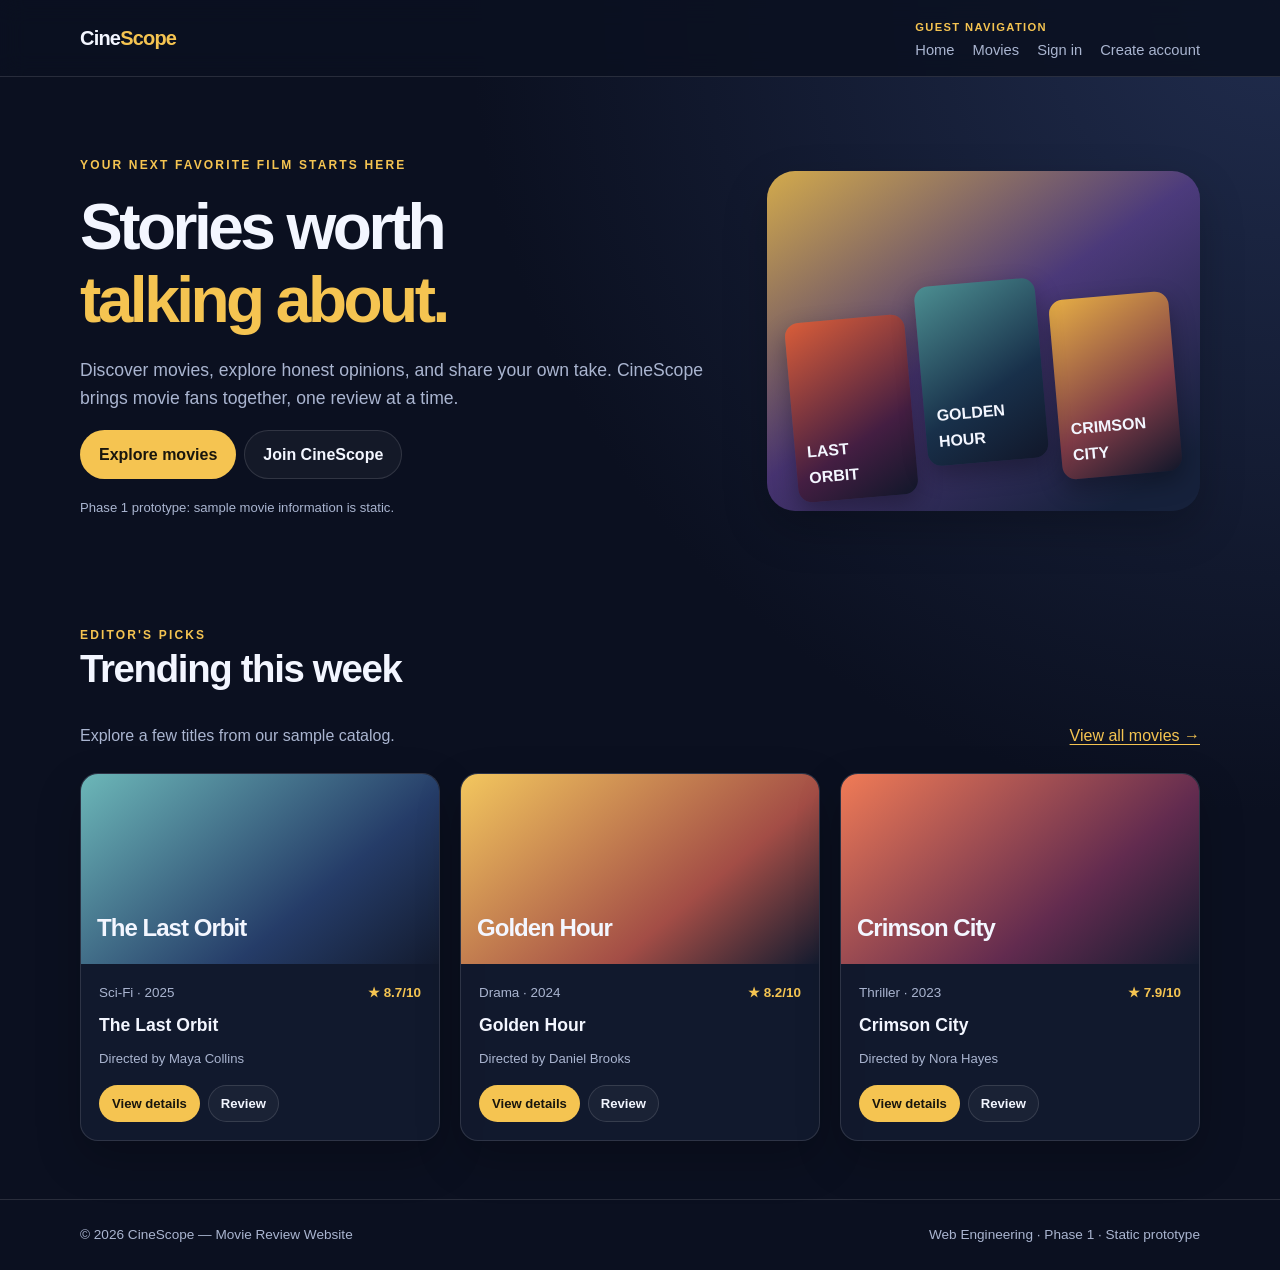
<file: Pages/index.html>
<!doctype html>
<html lang="en">
  <head>
    <meta charset="UTF-8" />
    <meta name="viewport" content="width=device-width, initial-scale=1.0" />
    <meta name="description" content="CineScope movie reviews and ratings" />
    <title>Discover movies | CineScope</title>
    <link rel="stylesheet" href="../css/style.css" />
  </head>
  <body>
    <header class="site-header">
      <div class="container nav">
        <a class="brand" href="index.html">Cine<span>Scope</span></a>
        <nav aria-label="Guest navigation">
          <span class="nav-label">Guest navigation</span>
          <span class="nav-links"
            ><a class="" href="index.html">Home</a
            ><a class="" href="movies.html">Movies</a
            ><a class="" href="login.html">Sign in</a
            ><a class="" href="signup.html">Create account</a></span
          >
        </nav>
      </div>
    </header>
    <main>
      <section class="container hero">
        <div>
          <span class="eyebrow">Your next favorite film starts here</span>
          <h1>
            Stories worth<br /><span style="color: var(--accent)"
              >talking about.</span
            >
          </h1>
          <p class="lead">
            Discover movies, explore honest opinions, and share your own take.
            CineScope brings movie fans together, one review at a time.
          </p>
          <div class="card-actions">
            <a class="btn btn-primary" href="movies.html">Explore movies</a
            ><a class="btn btn-secondary" href="signup.html">Join CineScope</a>
          </div>
          <p class="help" style="margin-top: 18px">
            Phase 1 prototype: sample movie information is static.
          </p>
        </div>
        <div class="hero-art" aria-label="Decorative movie poster artwork">
          <div class="poster-stack">
            <div class="poster">LAST<br />ORBIT</div>
            <div class="poster">GOLDEN<br />HOUR</div>
            <div class="poster">CRIMSON<br />CITY</div>
          </div>
        </div>
      </section>
      <section class="container section">
        <div class="section-head">
          <div>
            <span class="eyebrow">Editor's picks</span>
            <h2>Trending this week</h2>
            <p>Explore a few titles from our sample catalog.</p>
          </div>
          <a class="inline-link" href="movies.html">View all movies →</a>
        </div>
        <div class="grid">
          <article class="movie-card">
            <div class="movie-art art-blue">The Last Orbit</div>
            <div class="movie-body">
              <div class="movie-meta">
                <span>Sci-Fi · 2025</span><span class="rating">★ 8.7/10</span>
              </div>
              <h3 style="margin: 12px 0 6px">The Last Orbit</h3>
              <p class="help">Directed by Maya Collins</p>
              <div class="card-actions">
                <a
                  class="btn btn-primary btn-small"
                  href="movie-details.html?id=MV-001"
                  >View details</a
                ><a
                  class="btn btn-secondary btn-small"
                  href="submit-review.html?movie=MV-001"
                  >Review</a
                >
              </div>
            </div>
          </article>
          <article class="movie-card">
            <div class="movie-art art-gold">Golden Hour</div>
            <div class="movie-body">
              <div class="movie-meta">
                <span>Drama · 2024</span><span class="rating">★ 8.2/10</span>
              </div>
              <h3 style="margin: 12px 0 6px">Golden Hour</h3>
              <p class="help">Directed by Daniel Brooks</p>
              <div class="card-actions">
                <a
                  class="btn btn-primary btn-small"
                  href="movie-details.html?id=MV-002"
                  >View details</a
                ><a
                  class="btn btn-secondary btn-small"
                  href="submit-review.html?movie=MV-002"
                  >Review</a
                >
              </div>
            </div>
          </article>
          <article class="movie-card">
            <div class="movie-art art-red">Crimson City</div>
            <div class="movie-body">
              <div class="movie-meta">
                <span>Thriller · 2023</span><span class="rating">★ 7.9/10</span>
              </div>
              <h3 style="margin: 12px 0 6px">Crimson City</h3>
              <p class="help">Directed by Nora Hayes</p>
              <div class="card-actions">
                <a
                  class="btn btn-primary btn-small"
                  href="movie-details.html?id=MV-003"
                  >View details</a
                ><a
                  class="btn btn-secondary btn-small"
                  href="submit-review.html?movie=MV-003"
                  >Review</a
                >
              </div>
            </div>
          </article>
        </div>
      </section>
    </main>
    <footer>
      <div class="container footer-row">
        <span>© 2026 CineScope — Movie Review Website</span>
        <span>Web Engineering · Phase 1 · Static prototype</span>
      </div>
    </footer>
  </body>
</html>
</file>
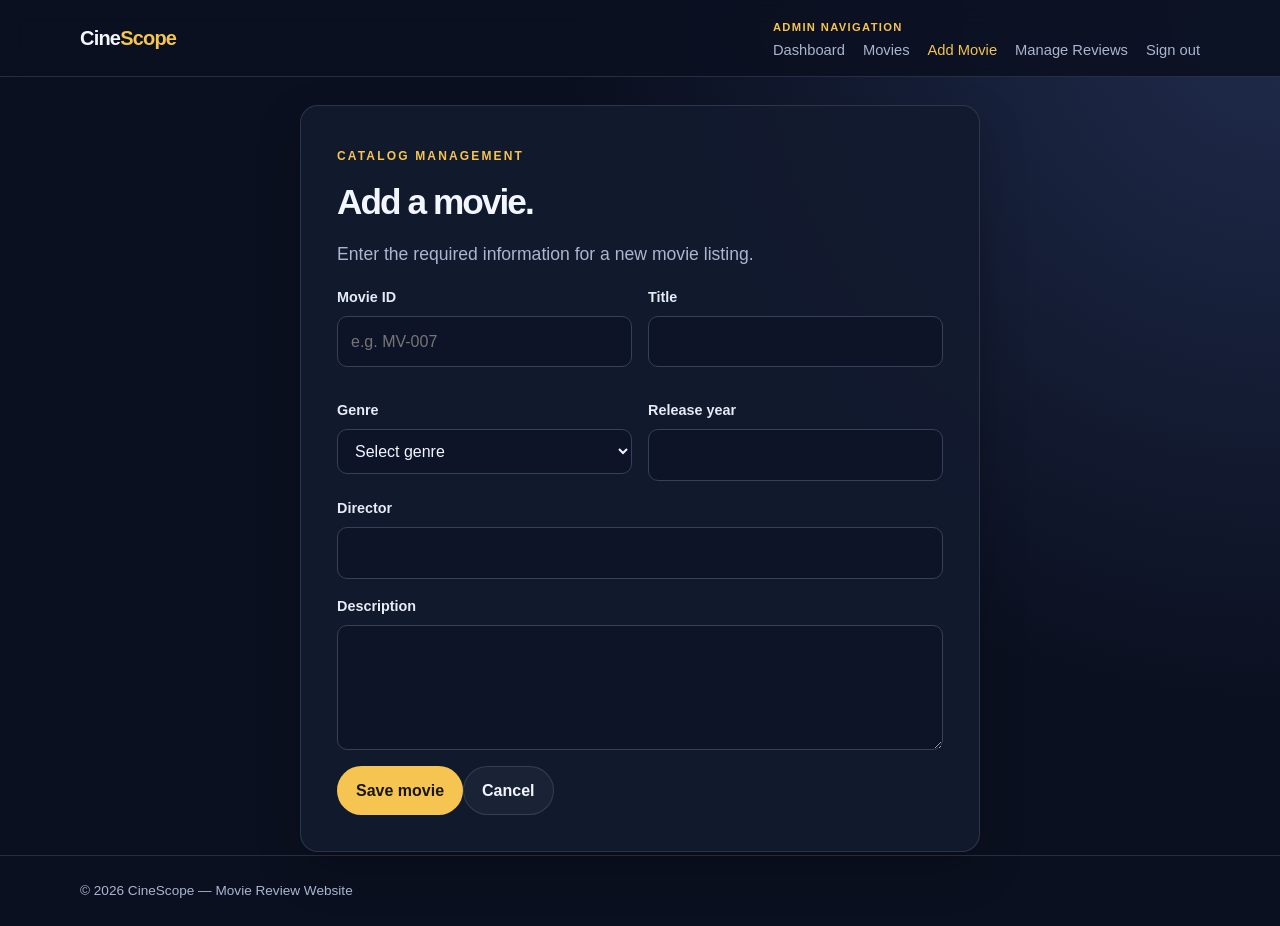
<file: Pages/add-movie.html>
<!doctype html>
<html lang="en">
  <head>
    <meta charset="UTF-8" />
    <meta name="viewport" content="width=device-width, initial-scale=1.0" />
    <meta name="description" content="CineScope movie reviews and ratings" />
    <title>Add movie | CineScope</title>
    <link rel="stylesheet" href="../css/style.css" />
  </head>
  <body>
    <header class="site-header">
      <div class="container nav">
        <a class="brand" href="index.html">Cine<span>Scope</span></a>
        <nav aria-label="Admin navigation">
          <span class="nav-label">Admin navigation</span>
          <span class="nav-links"
            ><a class="" href="admin-dashboard.html">Dashboard</a
            ><a class="" href="movies.html">Movies</a
            ><a class="active" href="add-movie.html">Add Movie</a
            ><a class="" href="manage-reviews.html">Manage Reviews</a
            ><a class="" href="index.html">Sign out</a></span
          >
        </nav>
      </div>
    </header>
    <main>
      <section class="container">
        <form class="form-card" action="admin-dashboard.html" method="get">
          <span class="eyebrow">Catalog management</span>
          <h1>Add a movie.</h1>
          <p class="lead">
            Enter the required information for a new movie listing.
          </p>
          <div class="form-grid">
            <div class="field">
              <label for="movieId">Movie ID</label
              ><input
                id="movieId"
                name="movieId"
                required
                maxlength="20"
                placeholder="e.g. MV-007"
              />
            </div>
            <div class="field">
              <label for="title">Title</label
              ><input id="title" name="title" required maxlength="120" />
            </div>
            <div class="field">
              <label for="genre">Genre</label
              ><select id="genre" name="genre" required>
                <option value="">Select genre</option>
                <option>Action</option>
                <option>Adventure</option>
                <option>Animation</option>
                <option>Comedy</option>
                <option>Drama</option>
                <option>Horror</option>
                <option>Mystery</option>
                <option>Romance</option>
                <option>Sci-Fi</option>
                <option>Thriller</option>
              </select>
            </div>
            <div class="field">
              <label for="year">Release year</label
              ><input
                id="year"
                name="year"
                type="number"
                min="1888"
                max="2100"
                required
              />
            </div>
          </div>
          <div class="field">
            <label for="director">Director</label
            ><input id="director" name="director" required maxlength="100" />
          </div>
          <div class="field">
            <label for="description">Description</label
            ><textarea
              id="description"
              name="description"
              required
              minlength="20"
              maxlength="2000"
            ></textarea>
          </div>
          <button class="btn btn-primary" type="submit">
            Save movie</button
          ><a class="btn btn-secondary" href="admin-dashboard.html">Cancel</a>
        </form>
      </section>
    </main>
    <footer>
      <div class="container footer-row">
        <span>© 2026 CineScope — Movie Review Website</span>
      </div>
    </footer>
  </body>
</html>
</file>
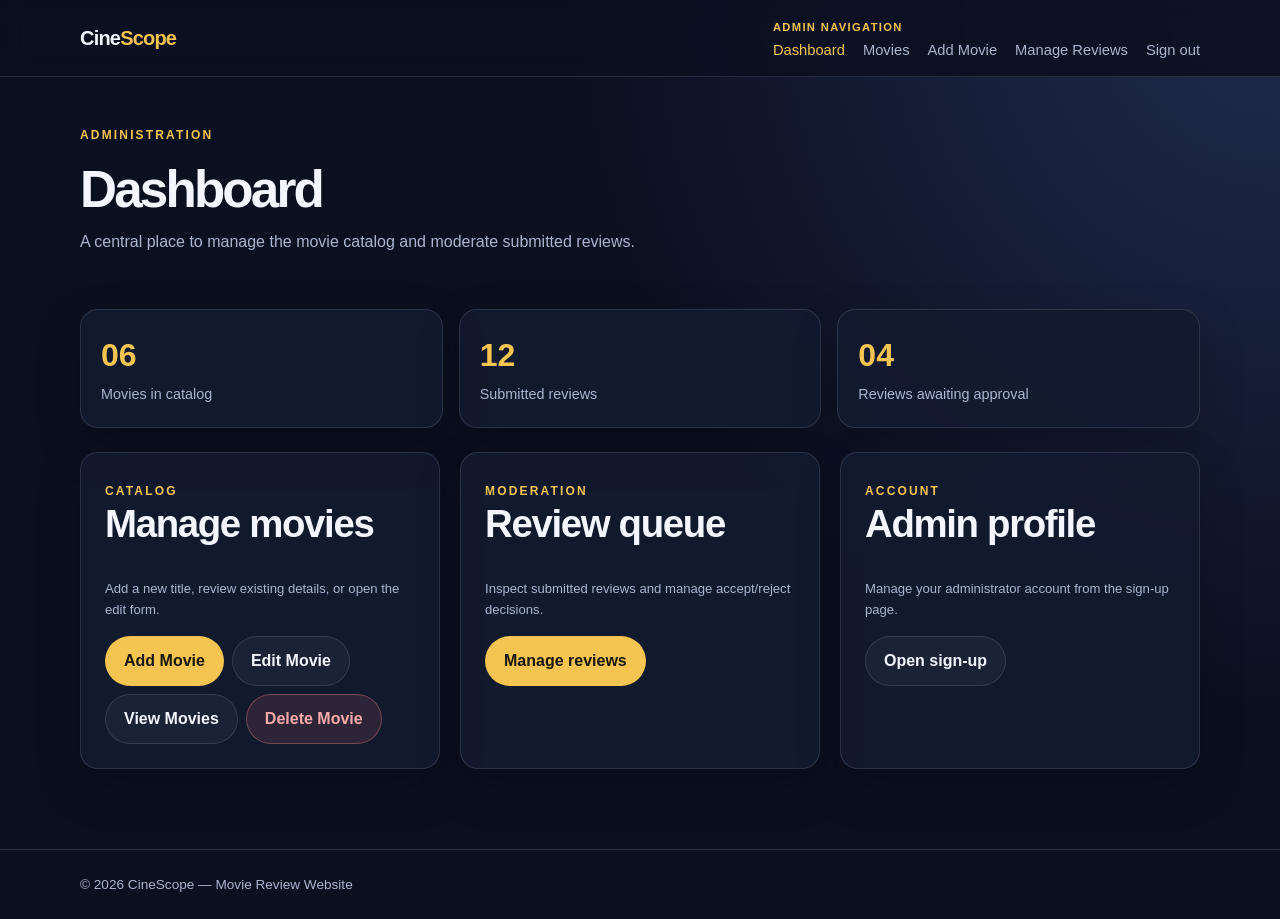
<file: Pages/admin-dashboard.html>
<!DOCTYPE html>
<html lang="en">
<head>
  <meta charset="UTF-8">
  <meta name="viewport" content="width=device-width, initial-scale=1.0">
  <meta name="description" content="CineScope movie reviews and ratings">
  <title>Admin dashboard | CineScope</title>
  <link rel="stylesheet" href="../css/style.css">
</head>
<body>
<header class="site-header">
  <div class="container nav">
    <a class="brand" href="index.html">Cine<span>Scope</span></a>
    <nav aria-label="Admin navigation">
      <span class="nav-label">Admin navigation</span>
      <span class="nav-links"><a class="active" href="admin-dashboard.html">Dashboard</a><a class="" href="movies.html">Movies</a><a class="" href="add-movie.html">Add Movie</a><a class="" href="manage-reviews.html">Manage Reviews</a><a class="" href="index.html">Sign out</a></span>
    </nav>
  </div>
</header>
<main>

<section class="container page-title"><span class="eyebrow">Administration</span><h1>Dashboard</h1><p>A central place to manage the movie catalog and moderate submitted reviews.</p></section>
<section class="container section space-top-small">
  <div class="stats">
    <div class="stat-card"><strong>06</strong><span>Movies in catalog</span></div>
    <div class="stat-card"><strong>12</strong><span>Submitted reviews</span></div>
    <div class="stat-card"><strong>04</strong><span>Reviews awaiting approval</span></div>
  </div>
  <div class="grid">
    <article class="panel"><span class="eyebrow">Catalog</span><h2>Manage movies</h2><p class="help">Add a new title, review existing details, or open the edit form.</p><div class="card-actions">
      <a class="btn btn-primary" href="add-movie.html">Add Movie</a>
      <a class="btn btn-secondary" href="edit-movie.html">Edit Movie</a>
      <a class="btn btn-secondary" href="movies.html">View Movies</a>
      <a class="btn btn-danger" href="edit-movie.html#delete-movie">Delete Movie</a>
    </div></article>
    <article class="panel"><span class="eyebrow">Moderation</span><h2>Review queue</h2><p class="help">Inspect submitted reviews and manage accept/reject decisions.</p><div class="card-actions"><a class="btn btn-primary" href="manage-reviews.html">Manage reviews</a></div></article>
    <article class="panel"><span class="eyebrow">Account</span><h2>Admin profile</h2><p class="help">Manage your administrator account from the sign-up page.</p><div class="card-actions"><a class="btn btn-secondary" href="signup.html">Open sign-up</a></div></article>
  </div>
</section>

</main>
<footer>
  <div class="container footer-row">
    <span>© 2026 CineScope — Movie Review Website</span>
  </div>
</footer>
</body>
</html>
</file>
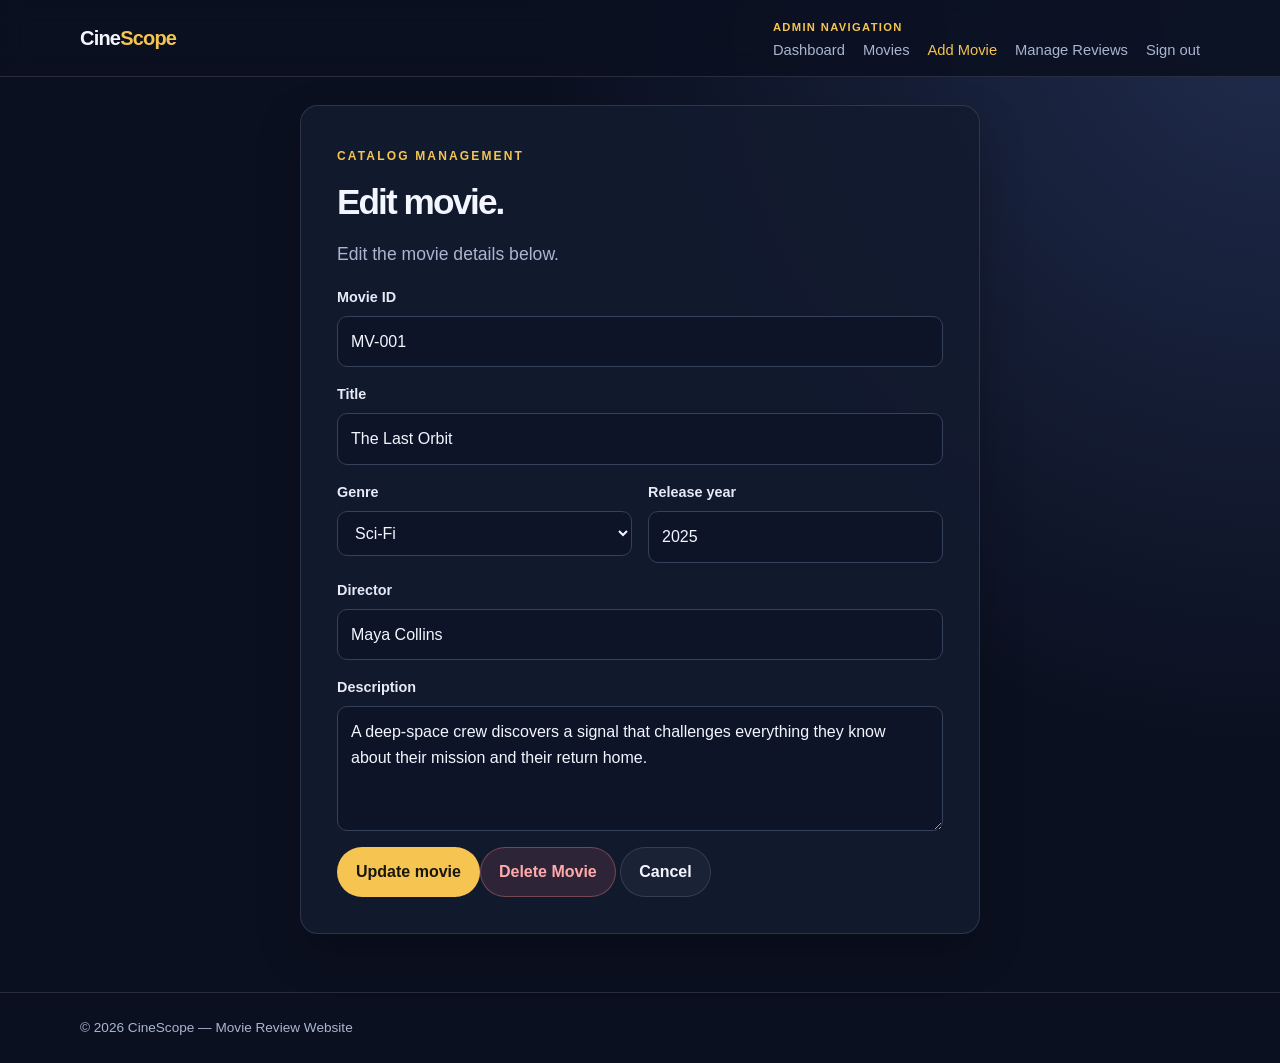
<file: Pages/edit-movie.html>
<!doctype html>
<html lang="en">
  <head>
    <meta charset="UTF-8" />
    <meta name="viewport" content="width=device-width, initial-scale=1.0" />
    <meta name="description" content="CineScope movie reviews and ratings" />
    <title>Edit movie | CineScope</title>
    <link rel="stylesheet" href="../css/style.css" />
  </head>
  <body>
    <header class="site-header">
      <div class="container nav">
        <a class="brand" href="index.html">Cine<span>Scope</span></a>
        <nav aria-label="Admin navigation">
          <span class="nav-label">Admin navigation</span>
          <span class="nav-links"
            ><a class="" href="admin-dashboard.html">Dashboard</a
            ><a class="" href="movies.html">Movies</a
            ><a class="active" href="add-movie.html">Add Movie</a
            ><a class="" href="manage-reviews.html">Manage Reviews</a
            ><a class="" href="index.html">Sign out</a></span
          >
        </nav>
      </div>
    </header>
    <main>
      <section class="container">
        <form class="form-card" action="admin-dashboard.html" method="get">
          <span class="eyebrow">Catalog management</span>
          <h1>Edit movie.</h1>
          <p class="lead">
            Edit the movie details below.
          </p>
          <div class="field">
            <label for="movieId">Movie ID</label
            ><input id="movieId" name="movieId" value="MV-001" readonly />
          </div>
          <div class="field">
            <label for="title">Title</label
            ><input
              id="title"
              name="title"
              value="The Last Orbit"
              required
              maxlength="120"
            />
          </div>
          <div class="form-grid">
            <div class="field">
              <label for="genre">Genre</label
              ><select id="genre" name="genre" required>
                <option selected>Sci-Fi</option>
                <option>Action</option>
                <option>Adventure</option>
                <option>Comedy</option>
                <option>Drama</option>
                <option>Mystery</option>
                <option>Thriller</option>
              </select>
            </div>
            <div class="field">
              <label for="year">Release year</label
              ><input
                id="year"
                name="year"
                type="number"
                min="1888"
                max="2100"
                value="2025"
                required
              />
            </div>
          </div>
          <div class="field">
            <label for="director">Director</label
            ><input
              id="director"
              name="director"
              value="Maya Collins"
              required
              maxlength="100"
            />
          </div>
          <div class="field">
            <label for="description">Description</label
            ><textarea id="description" name="description" required>
A deep-space crew discovers a signal that challenges everything they know about their mission and their return home.</textarea
            >
          </div>
          <button class="btn btn-primary" type="submit">
            Update movie</button
          ><a id="delete-movie" class="btn btn-danger" href="admin-dashboard.html">Delete Movie</a>
          <a class="btn btn-secondary" href="admin-dashboard.html">Cancel</a>
        </form>
      </section>
    </main>
    <footer>
      <div class="container footer-row">
        <span>© 2026 CineScope — Movie Review Website</span>
      </div>
    </footer>
  </body>
</html>
</file>
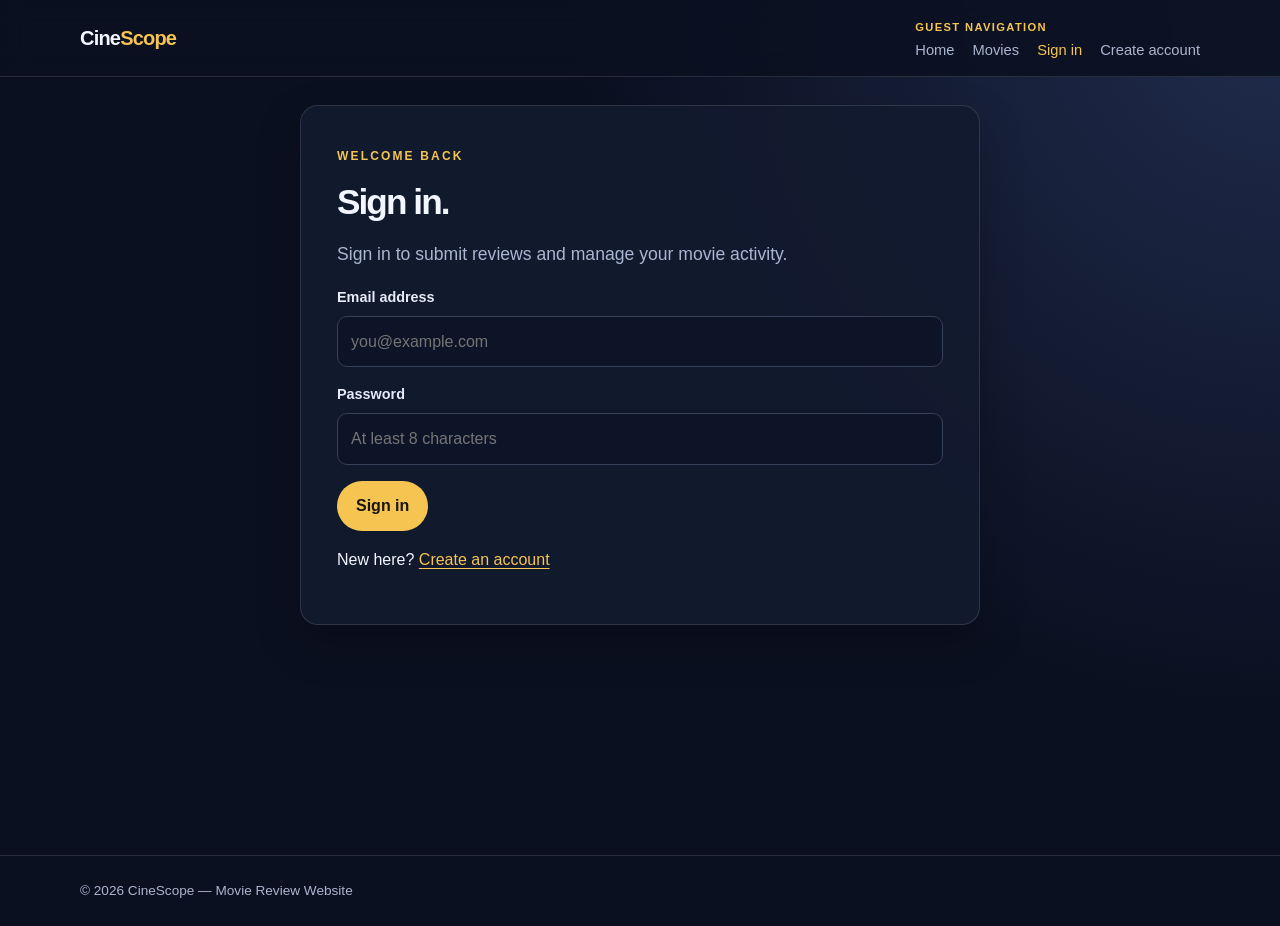
<file: Pages/login.html>
<!doctype html>
<html lang="en">
  <head>
    <meta charset="UTF-8" />
    <meta name="viewport" content="width=device-width, initial-scale=1.0" />
    <meta name="description" content="CineScope movie reviews and ratings" />
    <title>Sign in | CineScope</title>
    <link rel="stylesheet" href="../css/style.css" />
  </head>
  <body>
    <header class="site-header">
      <div class="container nav">
        <a class="brand" href="index.html">Cine<span>Scope</span></a>
        <nav aria-label="Guest navigation">
          <span class="nav-label">Guest navigation</span>
          <span class="nav-links"
            ><a class="" href="index.html">Home</a
            ><a class="" href="movies.html">Movies</a
            ><a class="active" href="login.html">Sign in</a
            ><a class="" href="signup.html">Create account</a></span
          >
        </nav>
      </div>
    </header>
    <main>
      <section class="container">
        <form class="form-card" action="movies.html" method="get">
          <span class="eyebrow">Welcome back</span>
          <h1>Sign in.</h1>
          <p class="lead">
            Sign in to submit reviews and manage your movie activity.
          </p>
          <div class="field">
            <label for="email">Email address</label
            ><input
              id="email"
              name="email"
              type="email"
              autocomplete="email"
              placeholder="you@example.com"
              required
            />
          </div>
          <div class="field">
            <label for="password">Password</label
            ><input
              id="password"
              name="password"
              type="password"
              autocomplete="current-password"
              minlength="8"
              placeholder="At least 8 characters"
              required
            />
          </div>
          <button class="btn btn-primary" type="submit">Sign in</button>
          <p>
            New here?
            <a class="inline-link" href="signup.html">Create an account</a>
          </p>
        </form>
      </section>
    </main>
    <footer>
      <div class="container footer-row">
        <span>© 2026 CineScope — Movie Review Website</span>
      </div>
    </footer>
  </body>
</html>
</file>
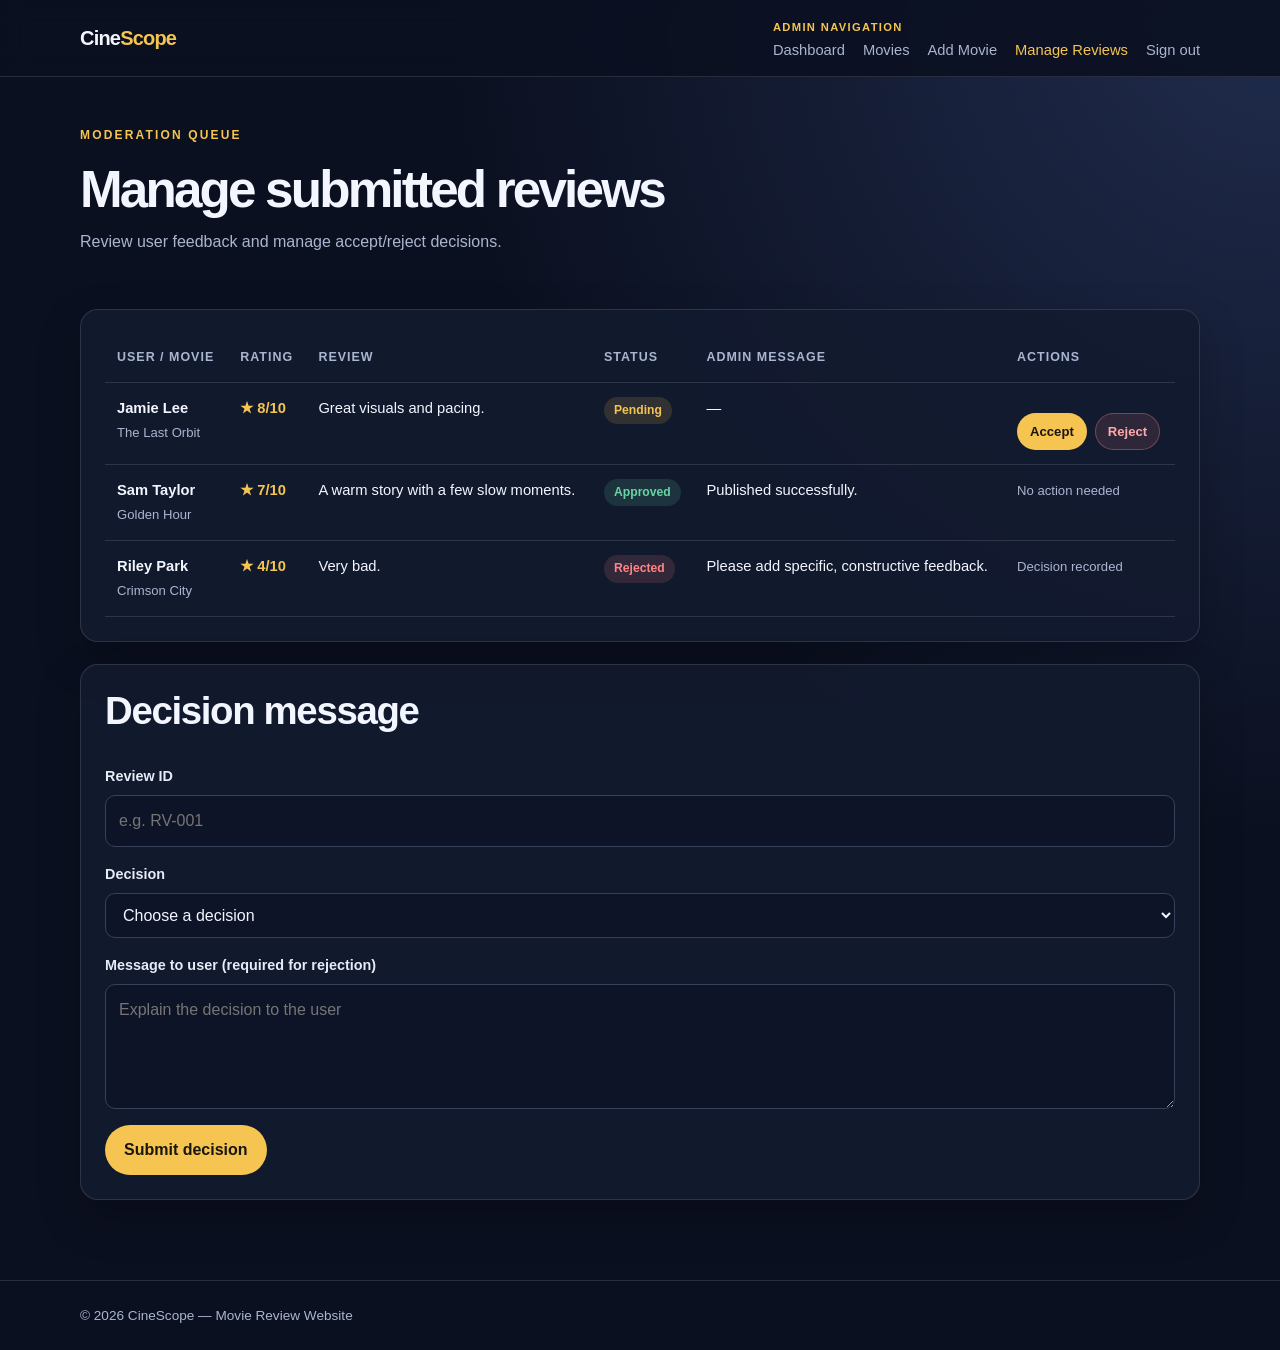
<file: Pages/manage-reviews.html>
<!doctype html>
<html lang="en">
  <head>
    <meta charset="UTF-8" />
    <meta name="viewport" content="width=device-width, initial-scale=1.0" />
    <meta name="description" content="CineScope movie reviews and ratings" />
    <title>Manage reviews | CineScope</title>
    <link rel="stylesheet" href="../css/style.css" />
  </head>
  <body>
    <header class="site-header">
      <div class="container nav">
        <a class="brand" href="index.html">Cine<span>Scope</span></a>
        <nav aria-label="Admin navigation">
          <span class="nav-label">Admin navigation</span>
          <span class="nav-links"
            ><a class="" href="admin-dashboard.html">Dashboard</a
            ><a class="" href="movies.html">Movies</a
            ><a class="" href="add-movie.html">Add Movie</a
            ><a class="active" href="manage-reviews.html">Manage Reviews</a
            ><a class="" href="index.html">Sign out</a></span
          >
        </nav>
      </div>
    </header>
    <main>
      <section class="container page-title">
        <span class="eyebrow">Moderation queue</span>
        <h1>Manage submitted reviews</h1>
        <p>Review user feedback and manage accept/reject decisions.</p>
      </section>
      <section class="container section space-top-small">
        <div class="panel">
          <div class="table-wrap">
            <table>
              <thead>
                <tr>
                  <th>User / Movie</th>
                  <th>Rating</th>
                  <th>Review</th>
                  <th>Status</th>
                  <th>Admin message</th>
                  <th>Actions</th>
                </tr>
              </thead>
              <tbody>
                <tr>
                  <td>
                    <strong>Jamie Lee</strong><br /><span class="help"
                      >The Last Orbit</span
                    >
                  </td>
                  <td class="rating">★ 8/10</td>
                  <td>Great visuals and pacing.</td>
                  <td><span class="status status-pending">Pending</span></td>
                  <td>—</td>
                  <td>
                    <div class="card-actions">
                      <a class="btn btn-primary btn-small" href="#decision"
                        >Accept</a
                      ><a class="btn btn-danger btn-small" href="#decision"
                        >Reject</a
                      >
                    </div>
                  </td>
                </tr>
                <tr>
                  <td>
                    <strong>Sam Taylor</strong><br /><span class="help"
                      >Golden Hour</span
                    >
                  </td>
                  <td class="rating">★ 7/10</td>
                  <td>A warm story with a few slow moments.</td>
                  <td><span class="status status-approved">Approved</span></td>
                  <td>Published successfully.</td>
                  <td><span class="help">No action needed</span></td>
                </tr>
                <tr>
                  <td>
                    <strong>Riley Park</strong><br /><span class="help"
                      >Crimson City</span
                    >
                  </td>
                  <td class="rating">★ 4/10</td>
                  <td>Very bad.</td>
                  <td><span class="status status-rejected">Rejected</span></td>
                  <td>Please add specific, constructive feedback.</td>
                  <td><span class="help">Decision recorded</span></td>
                </tr>
              </tbody>
            </table>
          </div>
        </div>
        <div class="panel" id="decision">
          <h2>Decision message</h2>
          <p class="help">
            
          </p>
          <form action="manage-reviews.html" method="get">
            <div class="field">
              <label for="reviewId">Review ID</label
              ><input
                id="reviewId"
                name="reviewId"
                placeholder="e.g. RV-001"
                required
              />
            </div>
            <div class="field">
              <label for="decision">Decision</label
              ><select id="decision" name="decision" required>
                <option value="">Choose a decision</option>
                <option value="approved">Accept review</option>
                <option value="rejected">Reject review</option>
              </select>
            </div>
            <div class="field">
              <label for="message"
                >Message to user (required for rejection)</label
              ><textarea
                id="message"
                name="message"
                placeholder="Explain the decision to the user"
              ></textarea>
            </div>
            <button class="btn btn-primary" type="submit">
              Submit decision
            </button>
          </form>
        </div>
      </section>
    </main>
    <footer>
      <div class="container footer-row">
        <span>© 2026 CineScope — Movie Review Website</span>
      </div>
    </footer>
  </body>
</html>
</file>
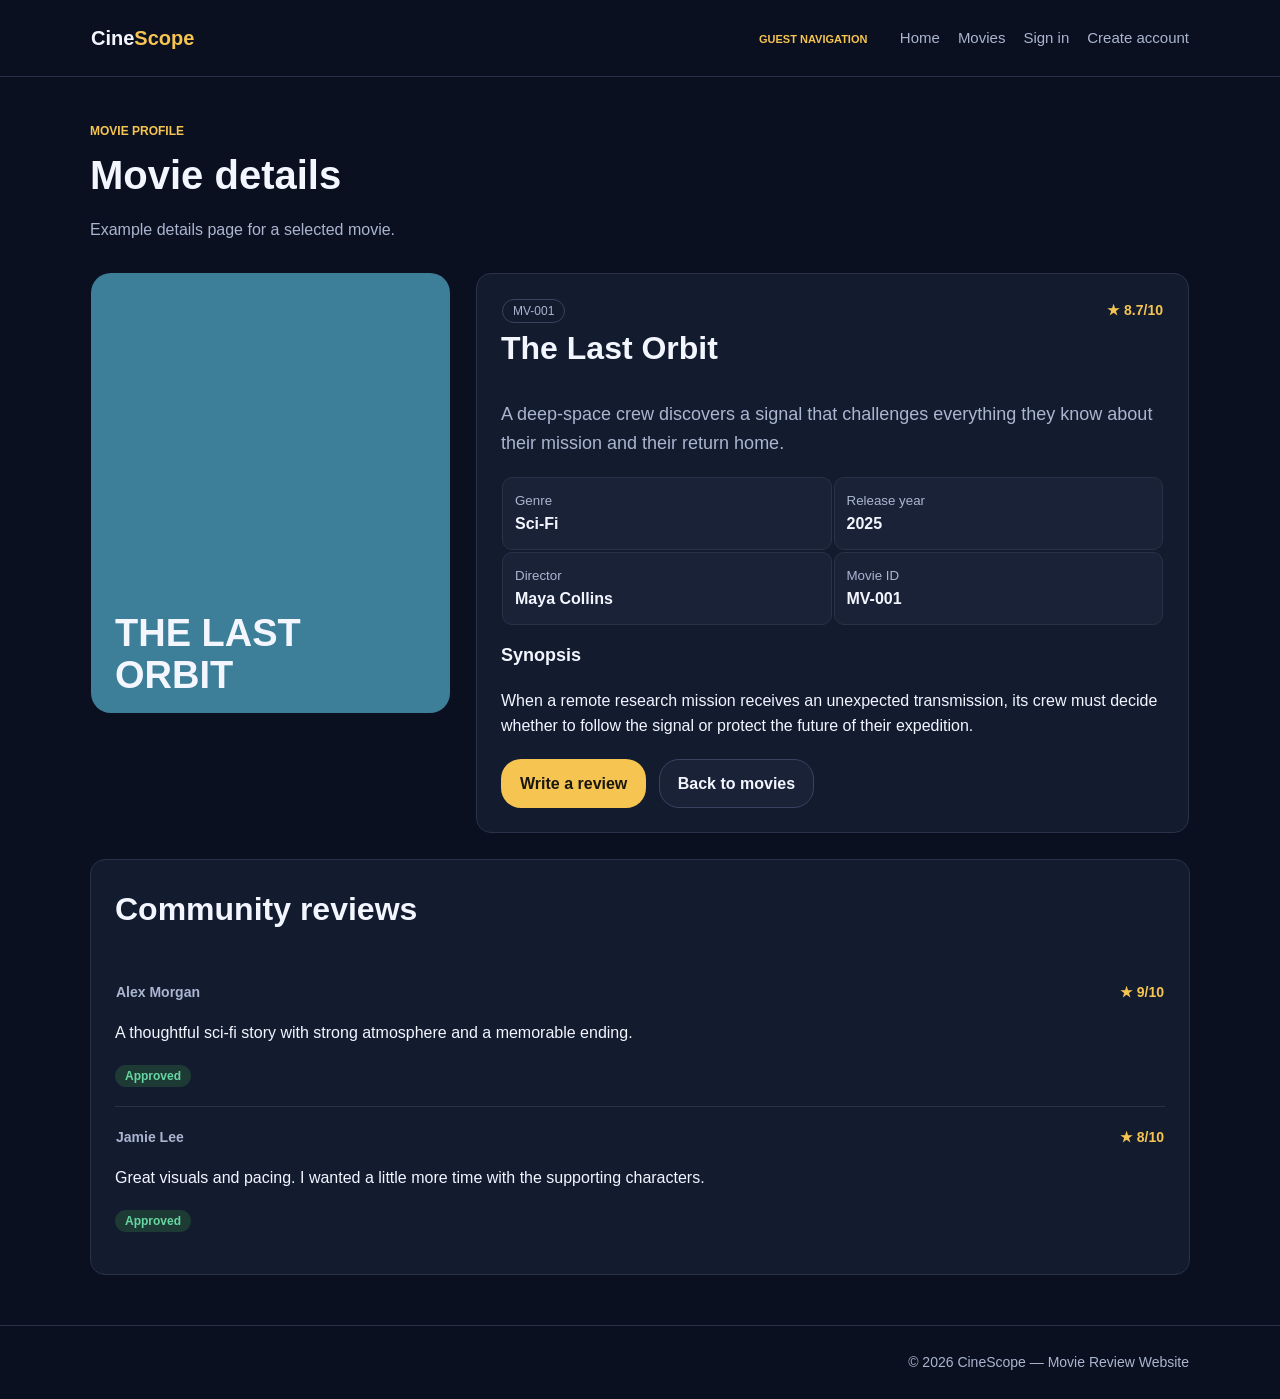
<file: Pages/movie-details.html>
<!doctype html>
<html lang="en">
  <head>
    <meta charset="UTF-8" />
    <meta name="viewport" content="width=device-width, initial-scale=1.0" />
    <meta name="description" content="CineScope movie reviews and ratings" />
    <title>Movie details | CineScope</title>
    <link rel="stylesheet" href="../css/movie-details.css" />
  </head>
  <body>
    <header class="site-header">
      <div class="container">
        <table class="nav">
          <tr>
            <td>
              <a class="brand" href="index.html">Cine<span>Scope</span></a>
            </td>
            <td class="nav-right">
              <nav aria-label="Guest navigation">
                <span class="nav-label">Guest navigation</span>
                <span class="nav-links"
                  ><a href="index.html">Home</a><a href="movies.html">Movies</a
                  ><a href="login.html">Sign in</a
                  ><a href="signup.html">Create account</a></span
                >
              </nav>
            </td>
          </tr>
        </table>
      </div>
    </header>
    <main>
      <section class="container page-title">
        <span class="eyebrow">Movie profile</span>
        <h1>Movie details</h1>
        <p>Example details page for a selected movie.</p>
      </section>
      <section class="container section">
        <table class="detail-layout">
          <tr>
            <td class="poster-cell">
              <div class="detail-poster art-blue">THE LAST<br />ORBIT</div>
            </td>
            <td>
              <div class="panel">
                <table class="movie-meta">
                  <tr>
                    <td><span class="tag">MV-001</span></td>
                    <td><span class="rating">★ 8.7/10</span></td>
                  </tr>
                </table>
                <h2 class="space-top-large">The Last Orbit</h2>
                <p class="lead">
                  A deep-space crew discovers a signal that challenges
                  everything they know about their mission and their return
                  home.
                </p>
                <table class="detail-list">
                  <tr>
                    <td>
                      <div class="detail-item">
                        <small>Genre</small><strong>Sci-Fi</strong>
                      </div>
                    </td>
                    <td>
                      <div class="detail-item">
                        <small>Release year</small><strong>2025</strong>
                      </div>
                    </td>
                  </tr>
                  <tr>
                    <td>
                      <div class="detail-item">
                        <small>Director</small><strong>Maya Collins</strong>
                      </div>
                    </td>
                    <td>
                      <div class="detail-item">
                        <small>Movie ID</small><strong>MV-001</strong>
                      </div>
                    </td>
                  </tr>
                </table>
                <h3>Synopsis</h3>
                <p>
                  When a remote research mission receives an unexpected
                  transmission, its crew must decide whether to follow the
                  signal or protect the future of their expedition.
                </p>
                <div class="card-actions">
                  <a class="btn btn-primary" href="submit-review.html"
                    >Write a review</a
                  >
                  <a class="btn btn-secondary" href="movies.html"
                    >Back to movies</a
                  >
                </div>
              </div>
            </td>
          </tr>
        </table>
        <div class="panel reviews-panel">
          <h2>Community reviews</h2>
          <div class="review">
            <table class="movie-meta">
              <tr>
                <td><strong>Alex Morgan</strong></td>
                <td><span class="rating">★ 9/10</span></td>
              </tr>
            </table>
            <p>
              A thoughtful sci-fi story with strong atmosphere and a memorable
              ending.
            </p>
            <span class="status status-approved">Approved</span>
          </div>
          <div class="review">
            <table class="movie-meta">
              <tr>
                <td><strong>Jamie Lee</strong></td>
                <td><span class="rating">★ 8/10</span></td>
              </tr>
            </table>
            <p>
              Great visuals and pacing. I wanted a little more time with the
              supporting characters.
            </p>
            <span class="status status-approved">Approved</span>
          </div>
        </div>
      </section>
    </main>
    <footer>
      <div class="container">
        <table class="footer-row">
          <tr>
            <td>© 2026 CineScope — Movie Review Website</td>
          </tr>
        </table>
      </div>
    </footer>
  </body>
</html>
</file>
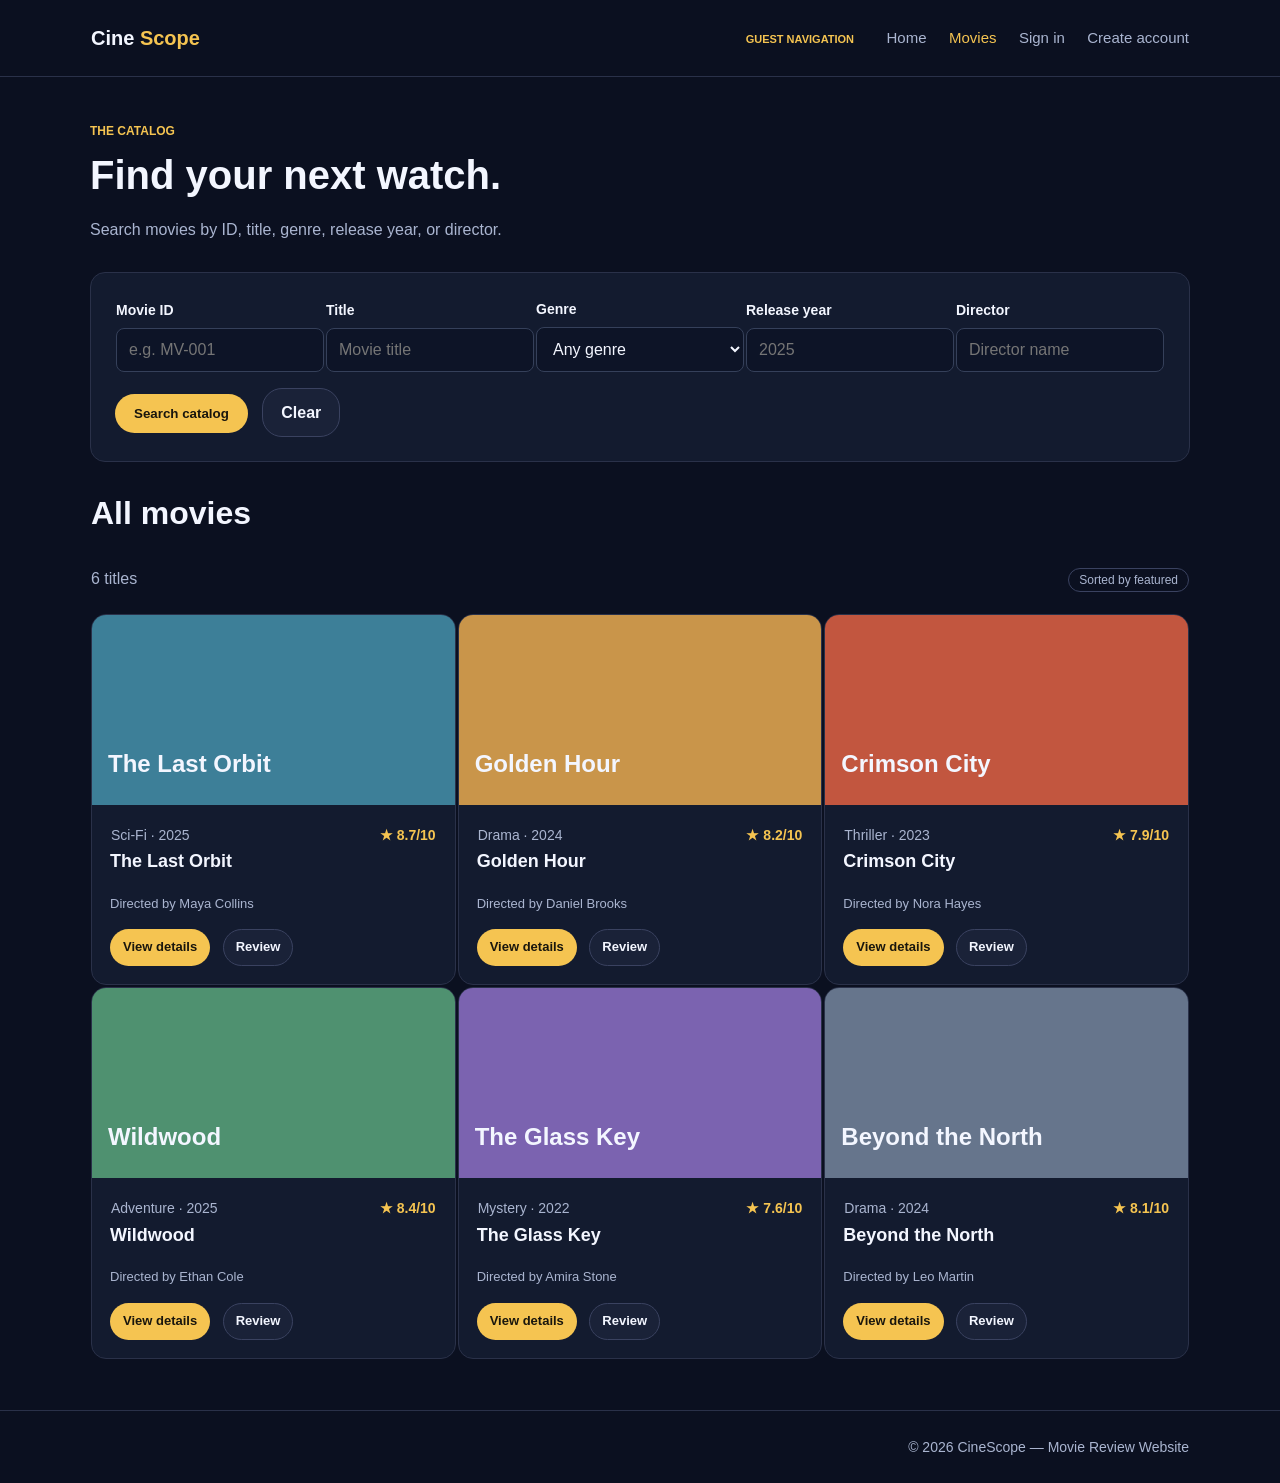
<file: Pages/movies.html>
<!doctype html>
<html lang="en">
  <head>
    <meta charset="UTF-8" />
    <meta name="viewport" content="width=device-width, initial-scale=1.0" />
    <meta name="description" content="CineScope movie reviews and ratings" />
    <title>Browse movies | CineScope</title>
    <link rel="stylesheet" href="../css/movies.css" />
  </head>
  <body>
    <header class="site-header">
      <div class="container">
        <table class="nav">
          <tr>
            <td>
              <a class="brand" href="index.html"
                >Cine
                <span>Scope</span>
              </a>
            </td>
            <td class="nav-right">
              <nav aria-label="Guest navigation">
                <span class="nav-label">Guest navigation</span>
                <span class="nav-links">
                  <a href="index.html">Home</a>
                  <a class="active" href="movies.html">Movies</a>
                  <a href="login.html">Sign in</a>
                  <a href="signup.html">Create account</a></span
                >
              </nav>
            </td>
          </tr>
        </table>
      </div>
    </header>
    <main>
      <section class="container page-title">
        <span class="eyebrow">The catalog</span>
        <h1>Find your next watch.</h1>
        <p>
          Search movies by ID, title, genre, release year, or director.
        </p>
      </section>
      <section class="container section space-top-small">
        <form class="panel" action="movies.html" method="get">
          <table class="search-grid">
            <tr>
              <td>
                <div class="field">
                  <label for="movieId">Movie ID</label>
                  <input id="movieId" name="id" placeholder="e.g. MV-001" />
                </div>
              </td>
              <td>
                <div class="field">
                  <label for="title">Title</label>
                  <input id="title" name="title" placeholder="Movie title" />
                </div>
              </td>
              <td>
                <div class="field">
                  <label for="genre">Genre</label>
                  <select id="genre" name="genre">
                    <option value="">Any genre</option>
                    <option>Action</option>
                    <option>Adventure</option>
                    <option>Comedy</option>
                    <option>Drama</option>
                    <option>Mystery</option>
                    <option>Sci-Fi</option>
                    <option>Thriller</option>
                  </select>
                </div>
              </td>
              <td>
                <div class="field">
                  <label for="year">Release year</label>
                  <input
                    id="year"
                    name="year"
                    type="number"
                    min="1888"
                    max="2100"
                    placeholder="2025"
                  />
                </div>
              </td>
              <td>
                <div class="field">
                  <label for="director">Director</label>
                  <input
                    id="director"
                    name="director"
                    placeholder="Director name"
                  />
                </div>
              </td>
            </tr>
          </table>
          <div class="search-actions">
            <button class="btn btn-primary" type="submit">
              Search catalog
            </button>
            <a class="btn btn-secondary" href="movies.html">Clear</a>
          </div>
        </form>
        <table class="section-head">
          <tr>
            <td>
              <h2>All movies</h2>
              <p>6 titles</p>
            </td>
            <td class="section-head-side">
              <span class="tag">Sorted by featured</span>
            </td>
          </tr>
        </table>
        <table class="grid">
          <tr>
            <td>
              <article class="movie-card">
                <div class="movie-art art-blue">The Last Orbit</div>
                <div class="movie-body">
                  <table class="movie-meta">
                    <tr>
                      <td>Sci-Fi · 2025</td>
                      <td><span class="rating">★ 8.7/10</span></td>
                    </tr>
                  </table>
                  <h3 class="movie-heading">The Last Orbit</h3>
                  <p class="help">Directed by Maya Collins</p>
                  <div class="card-actions">
                    <a
                      class="btn btn-primary btn-small"
                      href="movie-details.html?id=MV-001"
                      >View details</a
                    >
                    <a
                      class="btn btn-secondary btn-small"
                      href="submit-review.html?movie=MV-001"
                      >Review</a
                    >
                  </div>
                </div>
              </article>
            </td>
            <td>
              <article class="movie-card">
                <div class="movie-art art-gold">Golden Hour</div>
                <div class="movie-body">
                  <table class="movie-meta">
                    <tr>
                      <td>Drama · 2024</td>
                      <td><span class="rating">★ 8.2/10</span></td>
                    </tr>
                  </table>
                  <h3 class="movie-heading">Golden Hour</h3>
                  <p class="help">Directed by Daniel Brooks</p>
                  <div class="card-actions">
                    <a
                      class="btn btn-primary btn-small"
                      href="movie-details.html?id=MV-002"
                      >View details</a
                    >
                    <a
                      class="btn btn-secondary btn-small"
                      href="submit-review.html?movie=MV-002"
                      >Review</a
                    >
                  </div>
                </div>
              </article>
            </td>
            <td>
              <article class="movie-card">
                <div class="movie-art art-red">Crimson City</div>
                <div class="movie-body">
                  <table class="movie-meta">
                    <tr>
                      <td>Thriller · 2023</td>
                      <td><span class="rating">★ 7.9/10</span></td>
                    </tr>
                  </table>
                  <h3 class="movie-heading">Crimson City</h3>
                  <p class="help">Directed by Nora Hayes</p>
                  <div class="card-actions">
                    <a
                      class="btn btn-primary btn-small"
                      href="movie-details.html?id=MV-003"
                      >View details</a
                    >
                    <a
                      class="btn btn-secondary btn-small"
                      href="submit-review.html?movie=MV-003"
                      >Review</a
                    >
                  </div>
                </div>
              </article>
            </td>
          </tr>
          <tr>
            <td>
              <article class="movie-card">
                <div class="movie-art art-green">Wildwood</div>
                <div class="movie-body">
                  <table class="movie-meta">
                    <tr>
                      <td>Adventure · 2025</td>
                      <td><span class="rating">★ 8.4/10</span></td>
                    </tr>
                  </table>
                  <h3 class="movie-heading">Wildwood</h3>
                  <p class="help">Directed by Ethan Cole</p>
                  <div class="card-actions">
                    <a
                      class="btn btn-primary btn-small"
                      href="movie-details.html?id=MV-004"
                      >View details</a
                    >
                    <a
                      class="btn btn-secondary btn-small"
                      href="submit-review.html?movie=MV-004"
                      >Review</a
                    >
                  </div>
                </div>
              </article>
            </td>
            <td>
              <article class="movie-card">
                <div class="movie-art art-purple">The Glass Key</div>
                <div class="movie-body">
                  <table class="movie-meta">
                    <tr>
                      <td>Mystery · 2022</td>
                      <td><span class="rating">★ 7.6/10</span></td>
                    </tr>
                  </table>
                  <h3 class="movie-heading">The Glass Key</h3>
                  <p class="help">Directed by Amira Stone</p>
                  <div class="card-actions">
                    <a
                      class="btn btn-primary btn-small"
                      href="movie-details.html?id=MV-005"
                      >View details</a
                    >
                    <a
                      class="btn btn-secondary btn-small"
                      href="submit-review.html?movie=MV-005"
                      >Review</a
                    >
                  </div>
                </div>
              </article>
            </td>
            <td>
              <article class="movie-card">
                <div class="movie-art art-slate">Beyond the North</div>
                <div class="movie-body">
                  <table class="movie-meta">
                    <tr>
                      <td>Drama · 2024</td>
                      <td><span class="rating">★ 8.1/10</span></td>
                    </tr>
                  </table>
                  <h3 class="movie-heading">Beyond the North</h3>
                  <p class="help">Directed by Leo Martin</p>
                  <div class="card-actions">
                    <a
                      class="btn btn-primary btn-small"
                      href="movie-details.html?id=MV-006"
                      >View details</a
                    >
                    <a
                      class="btn btn-secondary btn-small"
                      href="submit-review.html?movie=MV-006"
                      >Review</a
                    >
                  </div>
                </div>
              </article>
            </td>
          </tr>
        </table>
      </section>
    </main>
    <footer>
      <div class="container">
        <table class="footer-row">
          <tr>
            <td>© 2026 CineScope — Movie Review Website</td>
          </tr>
        </table>
      </div>
    </footer>
  </body>
</html>
</file>
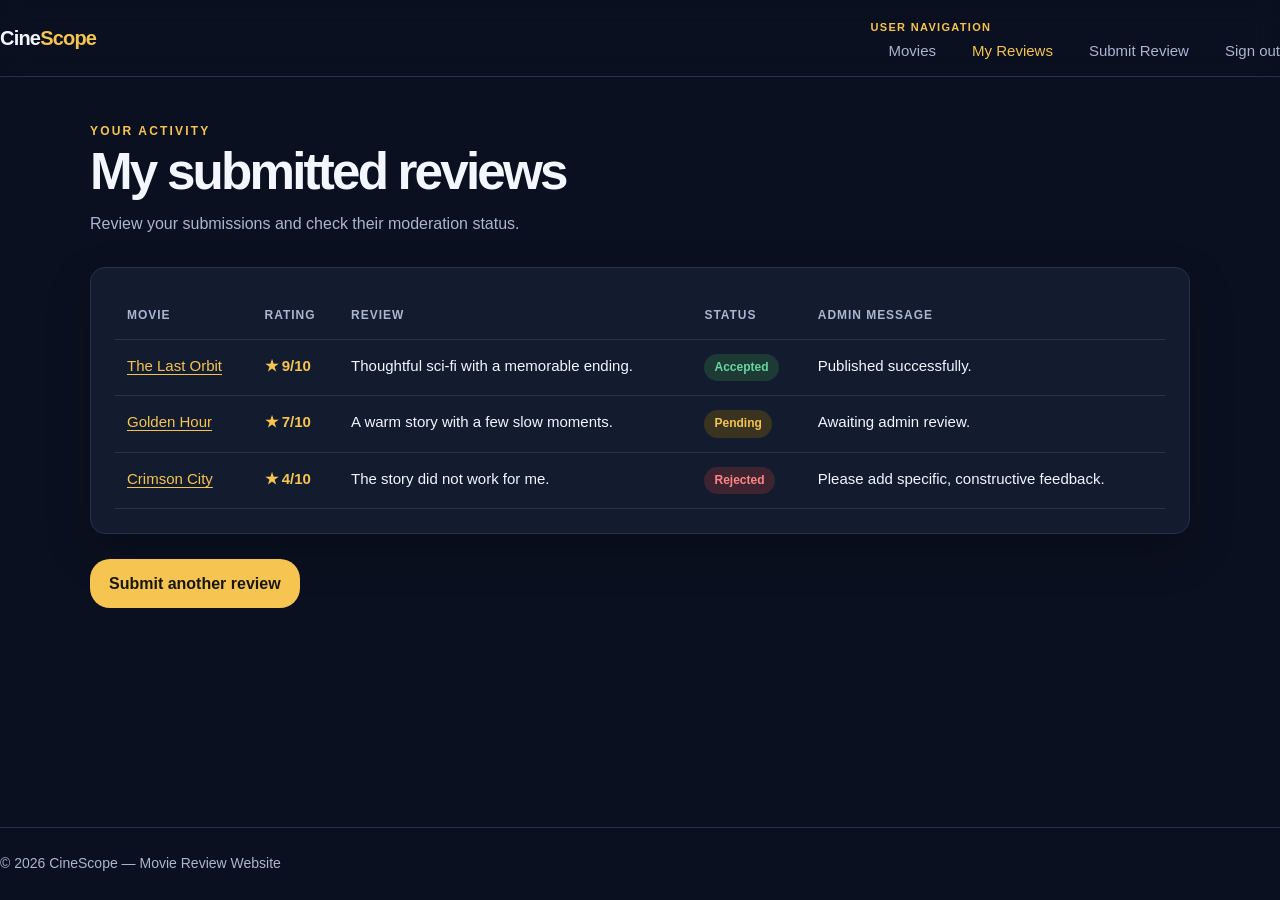
<file: Pages/my-reviews.html>
<!doctype html>
<html lang="en">
  <head>
    <meta charset="UTF-8" />
    <meta name="viewport" content="width=device-width, initial-scale=1.0" />
    <meta name="description" content="CineScope movie reviews and ratings" />
    <title>My reviews | CineScope</title>
    <link rel="stylesheet" href="../css/style.css" />
    <link rel="stylesheet" href="../css/my-reviews.css" />
  </head>
  <body>
    <header class="site-header">
      <div class="container nav">
        <a class="brand" href="index.html">Cine<span>Scope</span></a>
        <nav aria-label="User navigation">
          <span class="nav-label">User navigation</span>
          <span class="nav-links"
            ><a class="" href="movies.html">Movies</a
            ><a class="active" href="my-reviews.html">My Reviews</a
            ><a class="" href="submit-review.html">Submit Review</a
            ><a class="" href="index.html">Sign out</a></span
          >
        </nav>
      </div>
    </header>
    <main>
      <section class="container page-title">
        <span class="eyebrow">Your activity</span>
        <h1>My submitted reviews</h1>
        <p>Review your submissions and check their moderation status.</p>
      </section>
      <section class="container section space-top-small">
        <div class="panel">
          <div class="table-wrap">
            <table class="reviews-table">
              <thead>
                <tr>
                  <th>Movie</th>
                  <th>Rating</th>
                  <th>Review</th>
                  <th>Status</th>
                  <th>Admin message</th>
                </tr>
              </thead>
              <tbody>
                <tr>
                  <td>
                    <a class="inline-link" href="movie-details.html"
                      >The Last Orbit</a
                    >
                  </td>
                  <td class="rating">★ 9/10</td>
                  <td>Thoughtful sci-fi with a memorable ending.</td>
                  <td><span class="status status-approved">Accepted</span></td>
                  <td>Published successfully.</td>
                </tr>
                <tr>
                  <td>
                    <a class="inline-link" href="movie-details.html"
                      >Golden Hour</a
                    >
                  </td>
                  <td class="rating">★ 7/10</td>
                  <td>A warm story with a few slow moments.</td>
                  <td><span class="status status-pending">Pending</span></td>
                  <td>Awaiting admin review.</td>
                </tr>
                <tr>
                  <td>
                    <a class="inline-link" href="movie-details.html"
                      >Crimson City</a
                    >
                  </td>
                  <td class="rating">★ 4/10</td>
                  <td>The story did not work for me.</td>
                  <td><span class="status status-rejected">Rejected</span></td>
                  <td>Please add specific, constructive feedback.</td>
                </tr>
              </tbody>
            </table>
          </div>
        </div>
        <a class="btn btn-primary" href="submit-review.html"
          >Submit another review</a
        >
      </section>
    </main>
    <footer>
      <div class="container footer-row">
        <span>© 2026 CineScope — Movie Review Website</span>
      </div>
    </footer>
  </body>
</html>
</file>
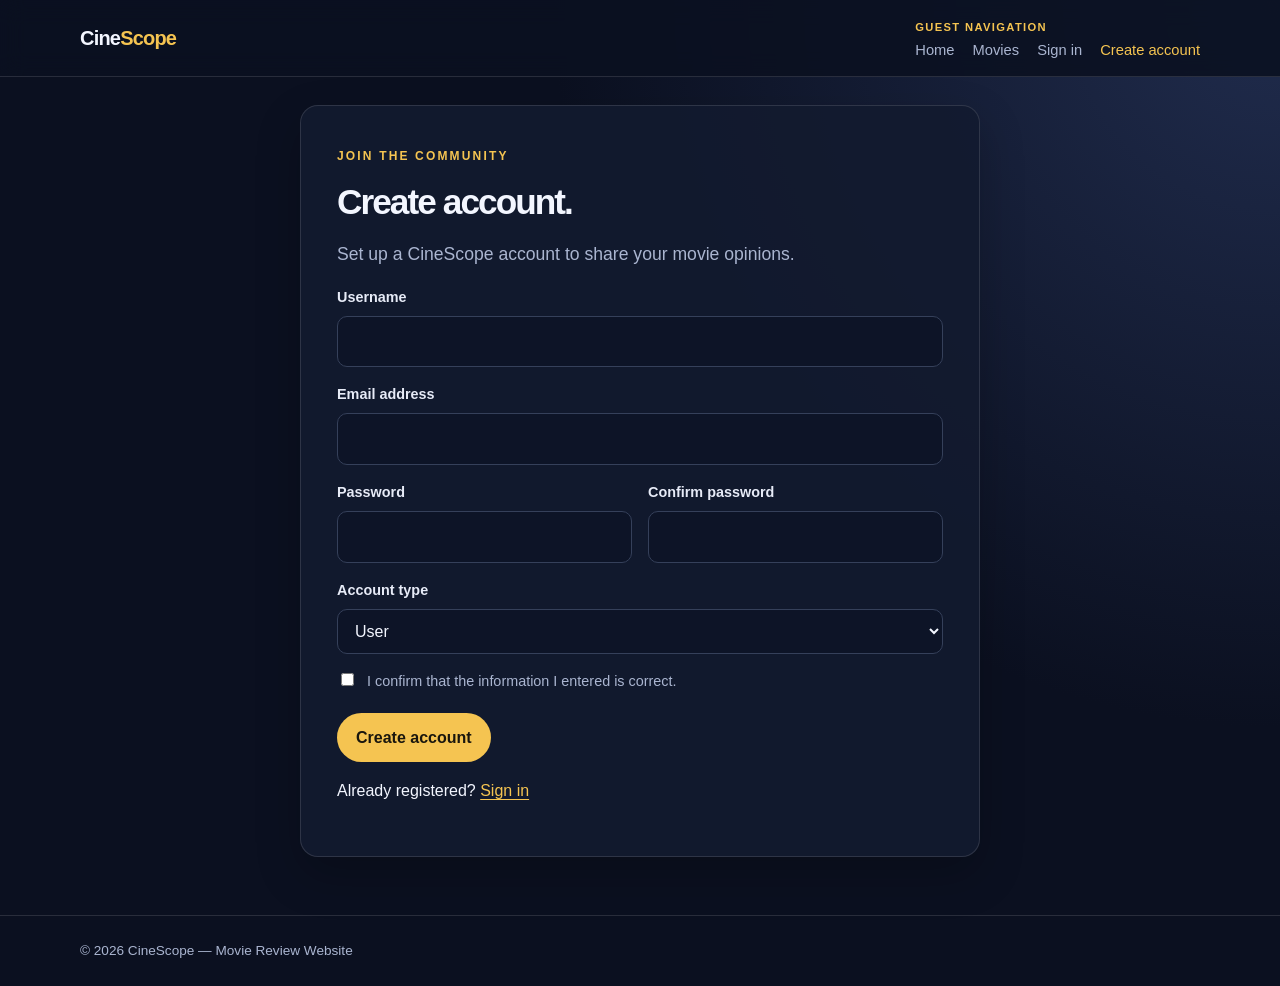
<file: Pages/signup.html>
<!doctype html>
<html lang="en">
  <head>
    <meta charset="UTF-8" />
    <meta name="viewport" content="width=device-width, initial-scale=1.0" />
    <meta name="description" content="CineScope movie reviews and ratings" />
    <title>Create account | CineScope</title>
    <link rel="stylesheet" href="../css/style.css" />
  </head>
  <body>
    <header class="site-header">
      <div class="container nav">
        <a class="brand" href="index.html">Cine<span>Scope</span></a>
        <nav aria-label="Guest navigation">
          <span class="nav-label">Guest navigation</span>
          <span class="nav-links"
            ><a class="" href="index.html">Home</a
            ><a class="" href="movies.html">Movies</a
            ><a class="" href="login.html">Sign in</a
            ><a class="active" href="signup.html">Create account</a></span
          >
        </nav>
      </div>
    </header>
    <main>
      <section class="container">
        <form class="form-card" action="login.html" method="get">
          <span class="eyebrow">Join the community</span>
          <h1>Create account.</h1>
          <p class="lead">
            Set up a CineScope account to share your movie opinions.
          </p>
          <div class="field">
            <label for="username">Username</label
            ><input
              id="username"
              name="username"
              type="text"
              minlength="3"
              maxlength="30"
              autocomplete="username"
              required
            />
          </div>
          <div class="field">
            <label for="email">Email address</label
            ><input
              id="email"
              name="email"
              type="email"
              autocomplete="email"
              required
            />
          </div>
          <div class="form-grid">
            <div class="field">
              <label for="password">Password</label
              ><input
                id="password"
                name="password"
                type="password"
                minlength="8"
                autocomplete="new-password"
                required
              />
            </div>
            <div class="field">
              <label for="confirmPassword">Confirm password</label
              ><input
                id="confirmPassword"
                name="confirmPassword"
                type="password"
                minlength="8"
                autocomplete="new-password"
                required
              />
            </div>
          </div>
          <div class="field">
            <label for="accountType">Account type</label>
            <select id="accountType" name="accountType" required>
              <option value="user" selected>User</option>
              <option value="admin">Admin</option>
            </select>
          </div>
          <label class="check-row"
            ><input type="checkbox" name="terms" required />
            <span
              >I confirm that the information I entered is correct.</span
            ></label
          >
          <button class="btn btn-primary" type="submit">Create account</button>
          <p>
            Already registered?
            <a class="inline-link" href="login.html">Sign in</a>
          </p>
        </form>
      </section>
    </main>
    <footer>
      <div class="container footer-row">
        <span>© 2026 CineScope — Movie Review Website</span>
      </div>
    </footer>
  </body>
</html>
</file>
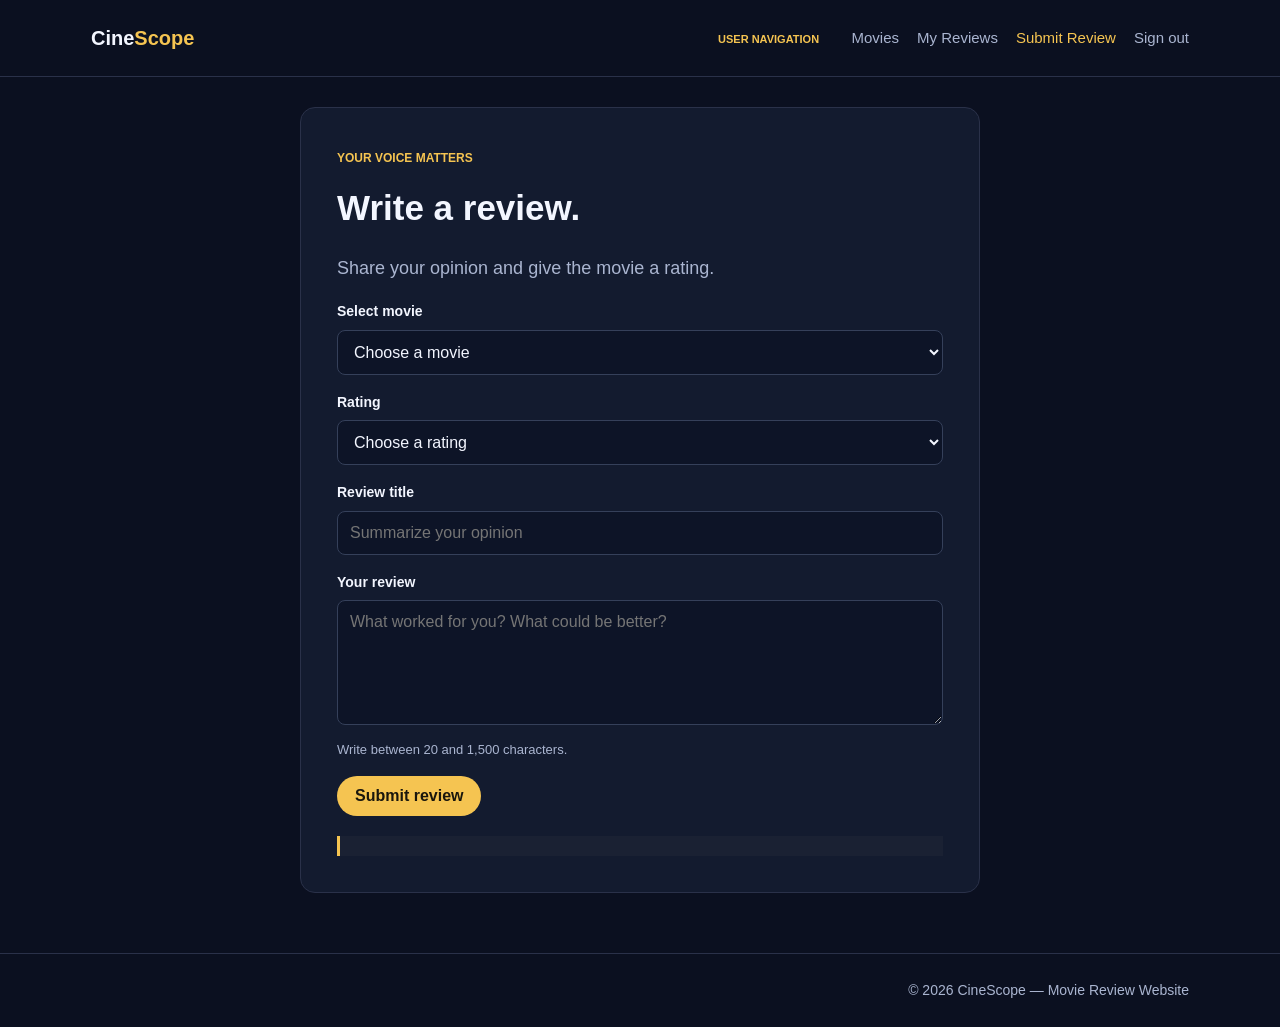
<file: Pages/submit-review.html>
<!doctype html>
<html lang="en">
  <head>
    <meta charset="UTF-8" />
    <meta name="viewport" content="width=device-width, initial-scale=1.0" />
    <meta name="description" content="CineScope movie reviews and ratings" />
    <title>Submit a review | CineScope</title>
    <link rel="stylesheet" href="../css/submit-reviews.css" />
  </head>
  <body>
    <header class="site-header">
      <div class="container">
        <table class="nav">
          <tr>
            <td>
              <a class="brand" href="index.html">Cine<span>Scope</span></a>
            </td>
            <td class="nav-right">
              <nav aria-label="User navigation">
                <span class="nav-label">User navigation</span>
                <span class="nav-links"
                  ><a href="movies.html">Movies</a
                  ><a href="my-reviews.html">My Reviews</a
                  ><a class="active" href="submit-review.html">Submit Review</a
                  ><a href="index.html">Sign out</a></span
                >
              </nav>
            </td>
          </tr>
        </table>
      </div>
    </header>
    <main>
      <section class="container">
        <form class="form-card" action="my-reviews.html" method="get">
          <span class="eyebrow">Your voice matters</span>
          <h1>Write a review.</h1>
          <p class="lead">Share your opinion and give the movie a rating.</p>
          <div class="field">
            <label for="movie">Select movie</label>
            <select id="movie" name="movie" required>
              <option value="">Choose a movie</option>
              <option value="MV-001">The Last Orbit (2025)</option>
              <option value="MV-002">Golden Hour (2024)</option>
              <option value="MV-003">Crimson City (2023)</option>
              <option value="MV-004">Wildwood (2025)</option>
              <option value="MV-005">The Glass Key (2022)</option>
              <option value="MV-006">Beyond the North (2024)</option>
            </select>
          </div>
          <div class="field">
            <label for="rating">Rating</label>
            <select id="rating" name="rating" required>
              <option value="">Choose a rating</option>
              <option value="10">10 — Masterpiece</option>
              <option value="9">9 — Excellent</option>
              <option value="8">8 — Very good</option>
              <option value="7">7 — Good</option>
              <option value="6">6 — Above average</option>
              <option value="5">5 — Average</option>
              <option value="4">4 — Below average</option>
              <option value="3">3 — Weak</option>
              <option value="2">2 — Poor</option>
              <option value="1">1 — Very poor</option>
            </select>
          </div>
          <div class="field">
            <label for="reviewTitle">Review title</label>
            <input
              id="reviewTitle"
              name="reviewTitle"
              type="text"
              minlength="3"
              maxlength="80"
              required
              placeholder="Summarize your opinion"
            />
          </div>
          <div class="field">
            <label for="reviewText">Your review</label>
            <textarea
              id="reviewText"
              name="reviewText"
              minlength="20"
              maxlength="1500"
              required
              placeholder="What worked for you? What could be better?"
            ></textarea>
            <small>Write between 20 and 1,500 characters.</small>
          </div>
          <button class="btn btn-primary" type="submit">Submit review</button>
          <p class="form-note">
          </p>
        </form>
      </section>
    </main>
    <footer>
      <div class="container">
        <table class="footer-row">
          <tr>
            <td>© 2026 CineScope — Movie Review Website</td>
          </tr>
        </table>
      </div>
    </footer>
  </body>
</html>
</file>
<file: css/style.css>
:root {
  --bg: #0b1020;
  --panel: #131b2f;
  --panel-2: #1a2540;
  --text: #f3f6ff;
  --muted: #aab5d0;
  --accent: #f5c451;
  --accent-2: #ffdc83;
  --line: rgba(255,255,255,.12);
  --success: #67d6a3;
  --danger: #ff8585;
  --info: #87b8ff;
  --radius: 18px;
  --shadow: 0 18px 45px rgba(0,0,0,.22);
}
* { box-sizing: border-box; }
html { scroll-behavior: smooth; }
body {
  margin: 0; font-family: Arial, Helvetica, sans-serif; color: var(--text);
  background: radial-gradient(circle at top right, #202c4d 0, var(--bg) 45%);
  line-height: 1.6;
}
a { color: inherit; text-decoration: none; }
img { max-width: 100%; display: block; }
button, input, select, textarea { font: inherit; }
.container { width: min(1120px, calc(100% - 36px)); margin: 0 auto; }
.site-header { border-bottom: 1px solid var(--line); background: rgba(11,16,32,.88); position: sticky; top: 0; z-index: 10; backdrop-filter: blur(12px); }
.nav { min-height: 76px; display: flex; align-items: center; justify-content: space-between; gap: 18px; }
.brand { font-size: 1.25rem; font-weight: 800; letter-spacing: -.04em; }
.brand span { color: var(--accent); }
.nav-links { display: flex; align-items: center; gap: 18px; flex-wrap: wrap; }
.nav-links a { color: var(--muted); font-size: .92rem; }
.nav-links a:hover, .nav-links a.active { color: var(--accent); }
.nav-label { font-size: .7rem; color: var(--accent); text-transform: uppercase; letter-spacing: .12em; font-weight: 800; margin-right: 8px; }
.btn { display: inline-flex; align-items: center; justify-content: center; gap: 8px; border: 1px solid transparent; border-radius: 999px; padding: 11px 18px; font-weight: 700; cursor: pointer; transition: transform .18s, background .18s; }
.btn:hover { transform: translateY(-2px); }
.btn-primary { color: #19160d; background: var(--accent); }
.btn-primary:hover { background: var(--accent-2); }
.btn-secondary { border-color: var(--line); color: var(--text); background: rgba(255,255,255,.04); }
.btn-danger { background: rgba(255,133,133,.12); border-color: rgba(255,133,133,.35); color: #ffaaaa; }
.btn-small { padding: 7px 12px; font-size: .82rem; }
main { min-height: calc(100vh - 150px); }
.hero { padding: 74px 0 56px; display: grid; grid-template-columns: 1.2fr .8fr; gap: 38px; align-items: center; }
.eyebrow { color: var(--accent); text-transform: uppercase; font-size: .75rem; letter-spacing: .18em; font-weight: 800; }
h1, h2, h3 { line-height: 1.15; margin-top: 0; }
h1 { font-size: clamp(2.3rem, 5vw, 4.5rem); letter-spacing: -.055em; margin: 14px 0 18px; }
h2 { font-size: clamp(1.6rem, 3vw, 2.4rem); letter-spacing: -.035em; }
h3 { font-size: 1.1rem; }
.lead { color: var(--muted); font-size: 1.1rem; max-width: 650px; }
.hero-art { min-height: 340px; border-radius: 28px; padding: 24px; display: flex; align-items: end; background: linear-gradient(145deg, rgba(245,196,81,.85), rgba(117,77,173,.55) 48%, #16213b 90%); box-shadow: var(--shadow); overflow: hidden; }
.poster-stack { display: grid; grid-template-columns: repeat(3, 1fr); gap: 12px; width: 100%; transform: rotate(-5deg); }
.poster { aspect-ratio: 2 / 3; border-radius: 14px; padding: 12px; display: flex; align-items: end; font-weight: 800; box-shadow: 0 10px 24px rgba(0,0,0,.3); }
.poster:nth-child(1) { background: linear-gradient(150deg,#d95d39,#441e42 65%,#11172a); }
.poster:nth-child(2) { background: linear-gradient(150deg,#4c8e91,#18304a 60%,#11172a); transform: translateY(-25px); }
.poster:nth-child(3) { background: linear-gradient(150deg,#e6ae45,#7e3b47 60%,#11172a); }
.section { padding: 34px 0 58px; }
.section-head { display: flex; justify-content: space-between; align-items: end; gap: 20px; margin-bottom: 24px; }
.section-head p { color: var(--muted); margin: 0; }
.grid { display: grid; grid-template-columns: repeat(3, minmax(0,1fr)); gap: 20px; }
.movie-card, .panel, .form-card, .stat-card { background: rgba(19,27,47,.88); border: 1px solid var(--line); border-radius: var(--radius); box-shadow: var(--shadow); }
.movie-card { overflow: hidden; }
.movie-art { height: 190px; padding: 16px; display: flex; align-items: end; font-size: 1.5rem; font-weight: 900; letter-spacing: -.04em; }
.art-red { background: linear-gradient(140deg,#f07b56,#622b4f 65%,#131b2f); }
.art-blue { background: linear-gradient(140deg,#6cb7b8,#253c68 65%,#131b2f); }
.art-gold { background: linear-gradient(140deg,#f3c75e,#a34d46 65%,#131b2f); }
.art-purple { background: linear-gradient(140deg,#b08de3,#493c79 65%,#131b2f); }
.art-green { background: linear-gradient(140deg,#8bc79b,#245a56 65%,#131b2f); }
.art-slate { background: linear-gradient(140deg,#9ba9bc,#39445f 65%,#131b2f); }
.movie-body { padding: 18px; }
.movie-meta { display: flex; justify-content: space-between; align-items: center; gap: 10px; color: var(--muted); font-size: .84rem; }
.rating { color: var(--accent); font-weight: 800; }
.tag { display: inline-block; border: 1px solid var(--line); border-radius: 999px; padding: 4px 10px; color: var(--muted); font-size: .75rem; }
.status { display: inline-block; border-radius: 999px; padding: 4px 10px; font-size: .76rem; font-weight: 800; }
.status-pending { background: rgba(245,196,81,.14); color: var(--accent); }
.status-approved { background: rgba(103,214,163,.14); color: var(--success); }
.status-rejected { background: rgba(255,133,133,.14); color: var(--danger); }
.card-actions { display: flex; gap: 8px; flex-wrap: wrap; margin-top: 16px; }
.page-title { padding: 44px 0 20px; }
.page-title h1 { font-size: clamp(2rem, 4vw, 3.2rem); margin-bottom: 10px; }
.page-title p { color: var(--muted); margin: 0; }
.panel { padding: 24px; margin-bottom: 22px; }
.form-card { padding: clamp(22px, 4vw, 36px); width: min(680px, 100%); margin: 28px auto 58px; }
.form-card h1 { font-size: 2.2rem; }
.form-grid { display: grid; grid-template-columns: repeat(2, minmax(0,1fr)); gap: 16px; }
.field { display: flex; flex-direction: column; gap: 7px; margin-bottom: 16px; }
.field label { color: #e7ebf7; font-weight: 700; font-size: .9rem; }
.field small, .help { color: var(--muted); font-size: .82rem; }
input, select, textarea { width: 100%; color: var(--text); background: #0d1427; border: 1px solid #35405a; border-radius: 10px; padding: 12px 13px; outline: none; }
input:focus, select:focus, textarea:focus { border-color: var(--accent); box-shadow: 0 0 0 3px rgba(245,196,81,.12); }
textarea { min-height: 125px; resize: vertical; }
input[type="checkbox"], input[type="radio"] { width: auto; accent-color: var(--accent); }
.check-row { display: flex; gap: 10px; align-items: flex-start; color: var(--muted); font-size: .9rem; margin: 12px 0 20px; }
.form-note { border-left: 3px solid var(--accent); padding: 10px 14px; color: var(--muted); background: rgba(245,196,81,.06); font-size: .88rem; margin: 18px 0; }
.search-grid { display: grid; grid-template-columns: repeat(5, minmax(0,1fr)); gap: 12px; align-items: end; }
.search-grid .field { margin: 0; }
.search-actions { display: flex; gap: 10px; align-items: center; margin-top: 14px; }
.detail-layout { display: grid; grid-template-columns: .8fr 1.2fr; gap: 26px; align-items: start; }
.detail-poster { min-height: 440px; border-radius: 22px; display: flex; align-items: end; padding: 24px; font-size: 2.4rem; font-weight: 900; box-shadow: var(--shadow); }
.detail-list { display: grid; grid-template-columns: repeat(2, minmax(0,1fr)); gap: 14px; margin: 22px 0; }
.detail-item { background: rgba(255,255,255,.04); border: 1px solid var(--line); border-radius: 12px; padding: 12px; }
.detail-item small { display: block; color: var(--muted); }
.review { border-bottom: 1px solid var(--line); padding: 18px 0; }
.review:last-child { border-bottom: 0; }
.table-wrap { overflow-x: auto; }
table { width: 100%; border-collapse: collapse; min-width: 680px; }
th, td { text-align: left; padding: 14px 12px; border-bottom: 1px solid var(--line); vertical-align: top; }
th { color: var(--muted); font-size: .78rem; text-transform: uppercase; letter-spacing: .08em; }
td { font-size: .92rem; }
.stats { display: grid; grid-template-columns: repeat(3, minmax(0,1fr)); gap: 16px; margin-bottom: 24px; }
.stat-card { padding: 20px; }
.stat-card strong { display: block; font-size: 2rem; color: var(--accent); }
.stat-card span { color: var(--muted); font-size: .9rem; }
.empty-state { text-align: center; padding: 36px 20px; border: 1px dashed #47516a; border-radius: var(--radius); color: var(--muted); }
footer { border-top: 1px solid var(--line); padding: 24px 0; color: var(--muted); font-size: .85rem; }
.footer-row { display: flex; justify-content: space-between; gap: 14px; flex-wrap: wrap; }
.inline-link { color: var(--accent); text-decoration: underline; text-underline-offset: 3px; }
.notice { padding: 13px 16px; border: 1px solid rgba(135,184,255,.28); border-radius: 12px; color: #c9dcff; background: rgba(135,184,255,.08); margin-bottom: 18px; }
@media (max-width: 850px) {
  .hero, .detail-layout { grid-template-columns: 1fr; }
  .grid { grid-template-columns: repeat(2, minmax(0,1fr)); }
  .search-grid { grid-template-columns: repeat(2, minmax(0,1fr)); }
  .nav { align-items: flex-start; flex-direction: column; padding: 16px 0; }
}
@media (max-width: 560px) {
  .grid, .form-grid, .stats, .detail-list { grid-template-columns: 1fr; }
  .search-grid { grid-template-columns: 1fr; }
  .section-head { align-items: flex-start; flex-direction: column; }
  .hero { padding-top: 42px; }
  .hero-art { min-height: 250px; }
}
</file>
<file: css/movie-details.css>
* {
  box-sizing: border-box;
}

body {
  margin: 0;
  font-family: Arial, Helvetica, sans-serif;
  background: #0b1020;
  color: #f3f6ff;
  line-height: 1.6;
}

a {
  color: inherit;
  text-decoration: none;
}

table {
  border-collapse: collapse;
}

h1,
h2,
h3 {
  margin-top: 0;
}

h1 {
  font-size: 40px;
  margin-bottom: 10px;
}

h2 {
  font-size: 32px;
}

h3 {
  font-size: 18px;
}

.container {
  width: 1100px;
  margin: 0 auto;
}

.site-header {
  border-bottom: 1px solid #2a3149;
}

.nav {
  width: 100%;
}

.nav td {
  height: 76px;
}

.nav-right {
  text-align: right;
}

.brand {
  font-size: 20px;
  font-weight: bold;
}

.brand span {
  color: #f5c451;
}

.nav-label {
  color: #f5c451;
  font-size: 11px;
  font-weight: bold;
  text-transform: uppercase;
  margin-right: 10px;
}

.nav-links a {
  color: #aab5d0;
  font-size: 15px;
  margin-left: 18px;
}

.nav-links a:hover {
  color: #f5c451;
}

.btn {
  display: inline-block;
  padding: 11px 18px;
  border-radius: 20px;
  font-weight: bold;
  border: 1px solid transparent;
}

.btn-primary {
  background: #f5c451;
  color: #19160d;
}

.btn-primary:hover {
  background: #ffdc83;
}

.btn-secondary {
  background: #1a2238;
  border: 1px solid #3a4260;
  color: #f3f6ff;
}

.page-title {
  padding: 40px 0 20px;
}

.page-title p {
  color: #aab5d0;
  margin: 0;
}

.eyebrow {
  color: #f5c451;
  font-size: 12px;
  font-weight: bold;
  text-transform: uppercase;
}

.section {
  padding: 10px 0 50px;
}

.detail-layout {
  width: 100%;
  table-layout: fixed;
}

.detail-layout td {
  vertical-align: top;
}

.poster-cell {
  width: 35%;
  padding-right: 25px;
}

.detail-poster {
  height: 440px;
  padding: 340px 24px 24px;
  border-radius: 20px;
  font-size: 38px;
  font-weight: bold;
  line-height: 1.1;
}

.art-blue {
  background: #3d7f98;
}

.panel {
  background: #131b2f;
  border: 1px solid #2a3149;
  border-radius: 15px;
  padding: 24px;
}

.reviews-panel {
  margin-top: 25px;
}

.movie-meta {
  width: 100%;
  color: #aab5d0;
  font-size: 14px;
}

.movie-meta td:last-child {
  text-align: right;
}

.tag {
  border: 1px solid #3a4260;
  border-radius: 20px;
  padding: 4px 10px;
  color: #aab5d0;
  font-size: 12px;
}

.rating {
  color: #f5c451;
  font-weight: bold;
}

.lead {
  color: #aab5d0;
  font-size: 18px;
}

.detail-list {
  width: 100%;
  table-layout: fixed;
  border-spacing: 10px;
  margin: 15px 0;
}

.detail-list td {
  vertical-align: top;
}

.detail-item {
  background: #1a2238;
  border: 1px solid #2a3149;
  border-radius: 10px;
  padding: 12px;
}

.detail-item small {
  display: block;
  color: #aab5d0;
}

.card-actions {
  margin-top: 20px;
}

.card-actions .btn {
  margin-right: 8px;
}

.review {
  border-bottom: 1px solid #2a3149;
  padding: 18px 0;
}

.review:last-child {
  border-bottom: none;
}

.status {
  border-radius: 20px;
  padding: 4px 10px;
  font-size: 12px;
  font-weight: bold;
}

.status-approved {
  background: #1d3a34;
  color: #67d6a3;
}

footer {
  border-top: 1px solid #2a3149;
  padding: 24px 0;
  color: #aab5d0;
  font-size: 14px;
}

.footer-row {
  width: 100%;
}

.footer-row td:last-child {
  text-align: right;
}
</file>
<file: css/movies.css>
/* CineScope - movies page (simple version, tables only) */

/* ----- Page basics ----- */
* {
  box-sizing: border-box;
}

body {
  margin: 0;
  font-family: Arial, Helvetica, sans-serif;
  background: #0b1020;
  color: #f3f6ff;
  line-height: 1.6;
}

a {
  color: inherit;
  text-decoration: none;
}

table {
  border-collapse: collapse;
}

h1,
h2,
h3 {
  margin-top: 0;
}

h1 {
  font-size: 40px;
  margin-bottom: 10px;
}

h2 {
  font-size: 32px;
}

h3 {
  font-size: 18px;
}

/* The box that keeps content centered */
.container {
  width: 1100px;
  margin: 0 auto;
}

/* ----- Header ----- */
.site-header {
  background: #0b1020;
  border-bottom: 1px solid #2a3149;
}

.nav {
  width: 100%;
}

.nav td {
  height: 76px;
}

.nav-right {
  text-align: right;
}

.brand {
  font-size: 20px;
  font-weight: bold;
}

.brand span {
  color: #f5c451;
}

.nav-label {
  color: #f5c451;
  font-size: 11px;
  font-weight: bold;
  text-transform: uppercase;
  margin-right: 10px;
}

.nav-links a {
  color: #aab5d0;
  font-size: 15px;
  margin-left: 18px;
}

.nav-links a:hover,
.nav-links a.active {
  color: #f5c451;
}

.btn {
  display: inline-block;
  padding: 11px 18px;
  border-radius: 20px;
  font-weight: bold;
  cursor: pointer;
  border: 1px solid transparent;
}

.btn-primary {
  background: #f5c451;
  color: #19160d;
}

.btn-primary:hover {
  background: #ffdc83;
}

.btn-secondary {
  background: #1a2238;
  border: 1px solid #3a4260;
  color: #f3f6ff;
}

.btn-small {
  padding: 7px 12px;
  font-size: 13px;
}

.page-title {
  padding: 40px 0 20px;
}

.page-title p {
  color: #aab5d0;
  margin: 0;
}

.eyebrow {
  color: #f5c451;
  font-size: 12px;
  font-weight: bold;
  text-transform: uppercase;
}

.section {
  padding: 10px 0 50px;
}

.help {
  color: #aab5d0;
  font-size: 13px;
}

.panel {
  background: #131b2f;
  border: 1px solid #2a3149;
  border-radius: 15px;
  padding: 24px;
  margin-bottom: 25px;
}

.search-grid {
  width: 100%;
  border-spacing: 10px 0;
}

.search-grid td {
  width: 20%;
  vertical-align: bottom;
}

label {
  display: block;
  margin-bottom: 6px;
  font-weight: bold;
  font-size: 14px;
}

input,
select {
  width: 100%;
  padding: 12px;
  background: #0d1427;
  color: #f3f6ff;
  border: 1px solid #35405a;
  border-radius: 8px;
  font-size: 16px;
}

.search-actions {
  margin-top: 15px;
}

.search-actions .btn {
  margin-right: 10px;
}

.section-head {
  width: 100%;
  margin-bottom: 20px;
}

.section-head td {
  vertical-align: bottom;
}

.section-head-side {
  text-align: right;
}

.section-head p {
  color: #aab5d0;
  margin: 0;
}

.tag {
  border: 1px solid #3a4260;
  border-radius: 20px;
  padding: 4px 10px;
  color: #aab5d0;
  font-size: 12px;
}

.grid {
  width: 100%;
  table-layout: fixed;
  border-spacing: 20px;
}

.grid td {
  vertical-align: top;
}

.movie-card {
  background: #131b2f;
  border: 1px solid #2a3149;
  border-radius: 15px;
  overflow: hidden;
}

.movie-art {
  height: 190px;
  padding: 130px 16px 16px;
  font-size: 24px;
  font-weight: bold;
}

.art-red {
  background: #c2563f;
}
.art-blue {
  background: #3d7f98;
}
.art-gold {
  background: #c9954a;
}
.art-purple {
  background: #7b63b0;
}
.art-green {
  background: #4f9170;
}
.art-slate {
  background: #66758c;
}

.movie-body {
  padding: 18px;
}

.movie-meta {
  width: 100%;
  color: #aab5d0;
  font-size: 14px;
}

.movie-meta td:last-child {
  text-align: right;
}

.rating {
  color: #f5c451;
  font-weight: bold;
}

.card-actions {
  margin-top: 15px;
}

.card-actions .btn {
  margin-right: 8px;
}

footer {
  border-top: 1px solid #2a3149;
  padding: 24px 0;
  color: #aab5d0;
  font-size: 14px;
}

.footer-row {
  width: 100%;
}

.footer-row td:last-child {
  text-align: right;
}
</file>
<file: css/my-reviews.css>
* {
  box-sizing: border-box;
}

body {
  margin: 0;
  font-family: Arial, Helvetica, sans-serif;
  background: #0b1020;
  color: #f3f6ff;
  line-height: 1.6;
}

a {
  color: inherit;
  text-decoration: none;
}

table {
  border-collapse: collapse;
}

h1 {
  font-size: 40px;
  margin-top: 0;
  margin-bottom: 10px;
}

.container {
  width: 1100px;
  margin: 0 auto;
}

.site-header {
  border-bottom: 1px solid #2a3149;
}

.nav {
  width: 100%;
}

.nav td {
  height: 76px;
}

.nav-right {
  text-align: right;
}

.brand {
  font-size: 20px;
  font-weight: bold;
}

.brand span {
  color: #f5c451;
}

.nav-label {
  color: #f5c451;
  font-size: 11px;
  font-weight: bold;
  text-transform: uppercase;
  margin-right: 10px;
}

.nav-links a {
  color: #aab5d0;
  font-size: 15px;
  margin-left: 18px;
}

.nav-links a:hover,
.nav-links a.active {
  color: #f5c451;
}

.btn {
  display: inline-block;
  padding: 11px 18px;
  border-radius: 20px;
  font-weight: bold;
}

.btn-primary {
  background: #f5c451;
  color: #19160d;
}

.btn-primary:hover {
  background: #ffdc83;
}

.page-title {
  padding: 40px 0 20px;
}

.page-title p {
  color: #aab5d0;
  margin: 0;
}

.eyebrow {
  color: #f5c451;
  font-size: 12px;
  font-weight: bold;
  text-transform: uppercase;
}

.section {
  padding: 10px 0 50px;
}

.panel {
  background: #131b2f;
  border: 1px solid #2a3149;
  border-radius: 15px;
  padding: 24px;
  margin-bottom: 25px;
}

.reviews-table {
  width: 100%;
}

.reviews-table th,
.reviews-table td {
  text-align: left;
  vertical-align: top;
  padding: 14px 12px;
  border-bottom: 1px solid #2a3149;
}

.reviews-table th {
  color: #aab5d0;
  font-size: 12px;
  text-transform: uppercase;
}

.reviews-table td {
  font-size: 15px;
}

.inline-link {
  color: #f5c451;
  text-decoration: underline;
}

.rating {
  color: #f5c451;
  font-weight: bold;
}

.status {
  border-radius: 20px;
  padding: 4px 10px;
  font-size: 12px;
  font-weight: bold;
}

.status-pending {
  background: #3a3320;
  color: #f5c451;
}

.status-approved {
  background: #1d3a34;
  color: #67d6a3;
}

.status-rejected {
  background: #3d2430;
  color: #ff8585;
}

.notice {
  background: #17233d;
  border: 1px solid #3a5078;
  border-radius: 10px;
  color: #c9dcff;
  padding: 13px 16px;
  margin-bottom: 20px;
}

footer {
  border-top: 1px solid #2a3149;
  padding: 24px 0;
  color: #aab5d0;
  font-size: 14px;
}

.footer-row {
  width: 100%;
}

.footer-row td:last-child {
  text-align: right;
}
</file>
<file: css/submit-reviews.css>
/* CineScope - submit review page (simple version, tables only) */

/* ----- Page basics ----- */
* {
  box-sizing: border-box;
}

body {
  margin: 0;
  font-family: Arial, Helvetica, sans-serif;
  background: #0b1020;
  color: #f3f6ff;
  line-height: 1.6;
}

a {
  color: inherit;
  text-decoration: none;
}

table {
  border-collapse: collapse;
}

button,
input,
select,
textarea {
  font-family: inherit;
}

.container {
  width: 1100px;
  margin: 0 auto;
}

.site-header {
  border-bottom: 1px solid #2a3149;
}

.nav {
  width: 100%;
}

.nav td {
  height: 76px;
}

.nav-right {
  text-align: right;
}

.brand {
  font-size: 20px;
  font-weight: bold;
}

.brand span {
  color: #f5c451;
}

.nav-label {
  color: #f5c451;
  font-size: 11px;
  font-weight: bold;
  text-transform: uppercase;
  margin-right: 10px;
}

.nav-links a {
  color: #aab5d0;
  font-size: 15px;
  margin-left: 18px;
}

.nav-links a:hover,
.nav-links a.active {
  color: #f5c451;
}

.form-card {
  width: 680px;
  margin: 30px auto 60px;
  padding: 36px;
  background: #131b2f;
  border: 1px solid #2a3149;
  border-radius: 15px;
}

.eyebrow {
  color: #f5c451;
  font-size: 12px;
  font-weight: bold;
  text-transform: uppercase;
}

.form-card h1 {
  font-size: 35px;
  margin: 10px 0;
}

.lead {
  color: #aab5d0;
  font-size: 18px;
}

.field {
  margin-bottom: 16px;
}

label {
  display: block;
  margin-bottom: 7px;
  font-weight: bold;
  font-size: 14px;
}

input,
select,
textarea {
  width: 100%;
  padding: 12px;
  background: #0d1427;
  color: #f3f6ff;
  border: 1px solid #35405a;
  border-radius: 8px;
  font-size: 16px;
}

input:focus,
select:focus,
textarea:focus {
  border-color: #f5c451;
}

textarea {
  height: 125px;
}

small {
  display: block;
  margin-top: 7px;
  color: #aab5d0;
  font-size: 13px;
}

.btn {
  display: inline-block;
  padding: 11px 18px;
  border-radius: 20px;
  border: none;
  font-weight: bold;
  font-size: 16px;
  cursor: pointer;
}

.btn-primary {
  background: #f5c451;
  color: #19160d;
}

.btn-primary:hover {
  background: #ffdc83;
}

.form-note {
  background: #1a2133;
  border-left: 3px solid #f5c451;
  padding: 10px 14px;
  margin: 20px 0 0;
  color: #aab5d0;
  font-size: 14px;
}

footer {
  border-top: 1px solid #2a3149;
  padding: 24px 0;
  color: #aab5d0;
  font-size: 14px;
}

.footer-row {
  width: 100%;
}

.footer-row td:last-child {
  text-align: right;
}
</file>
